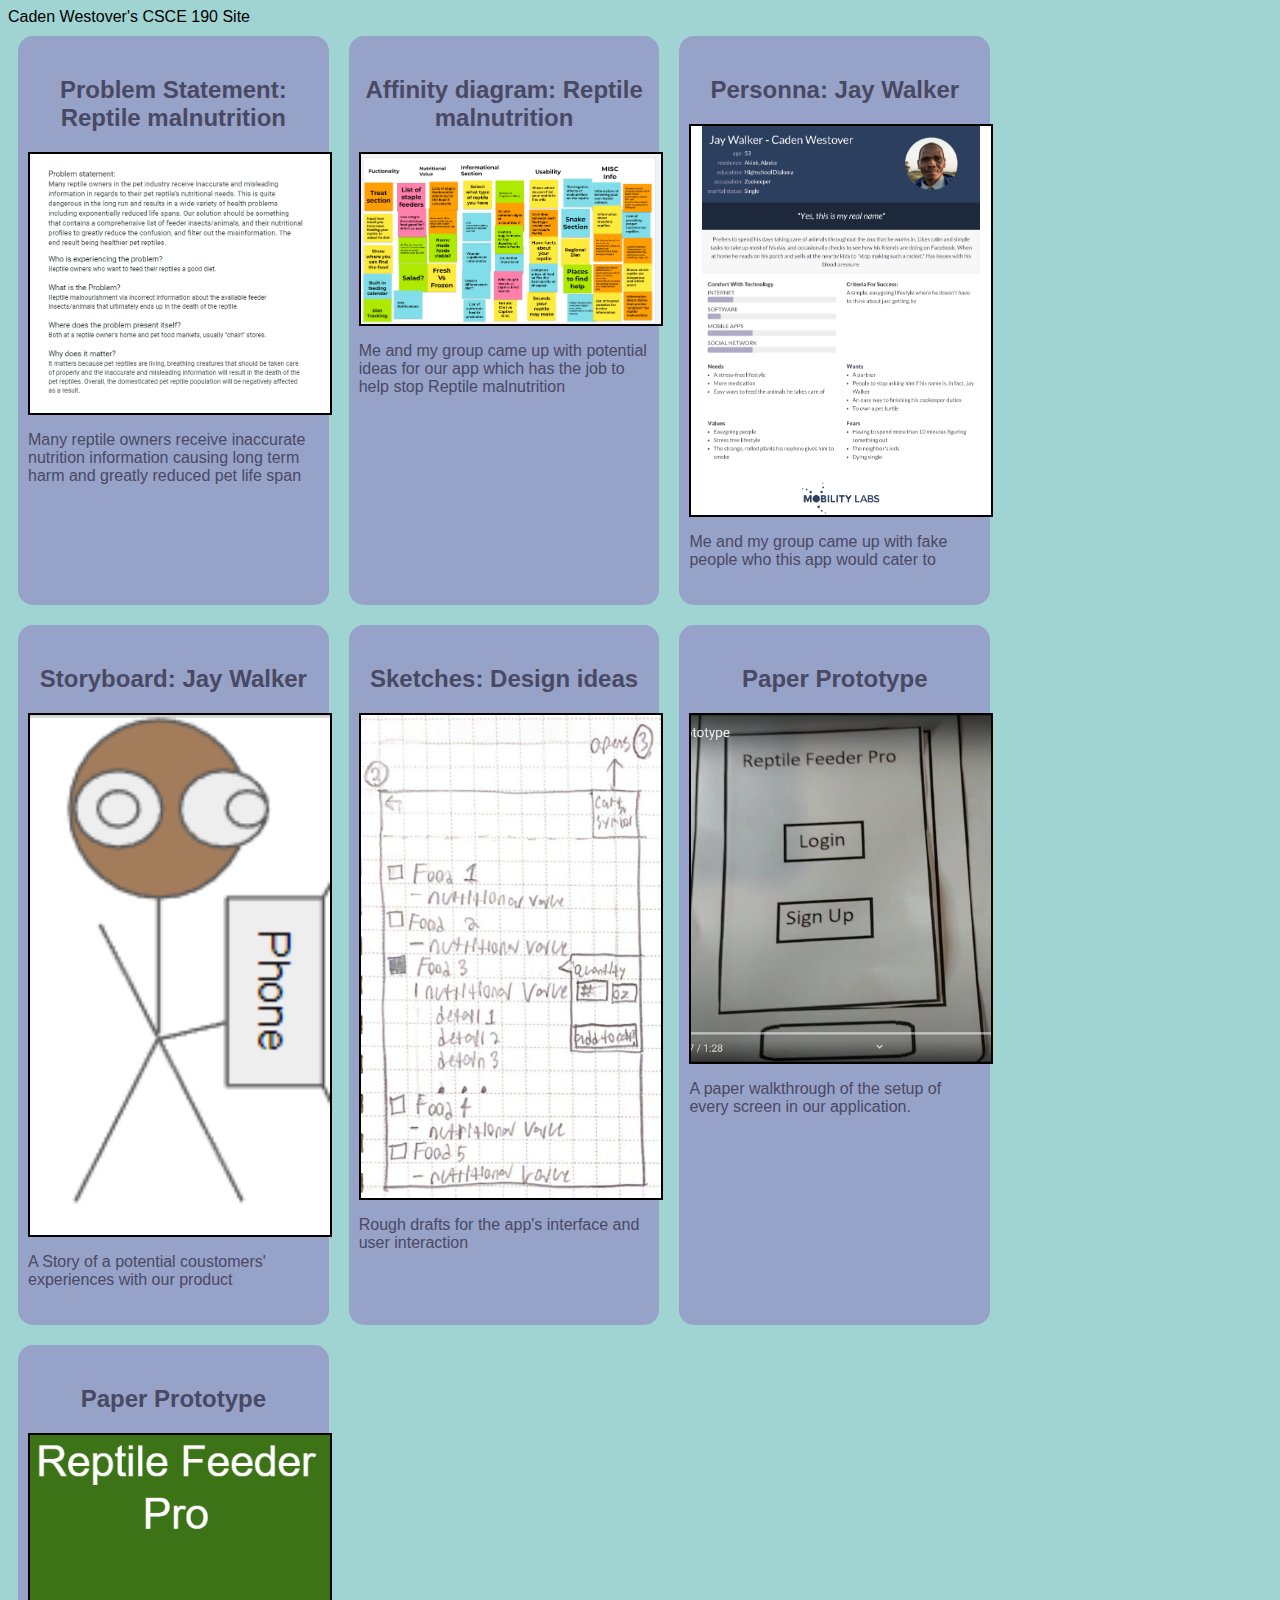
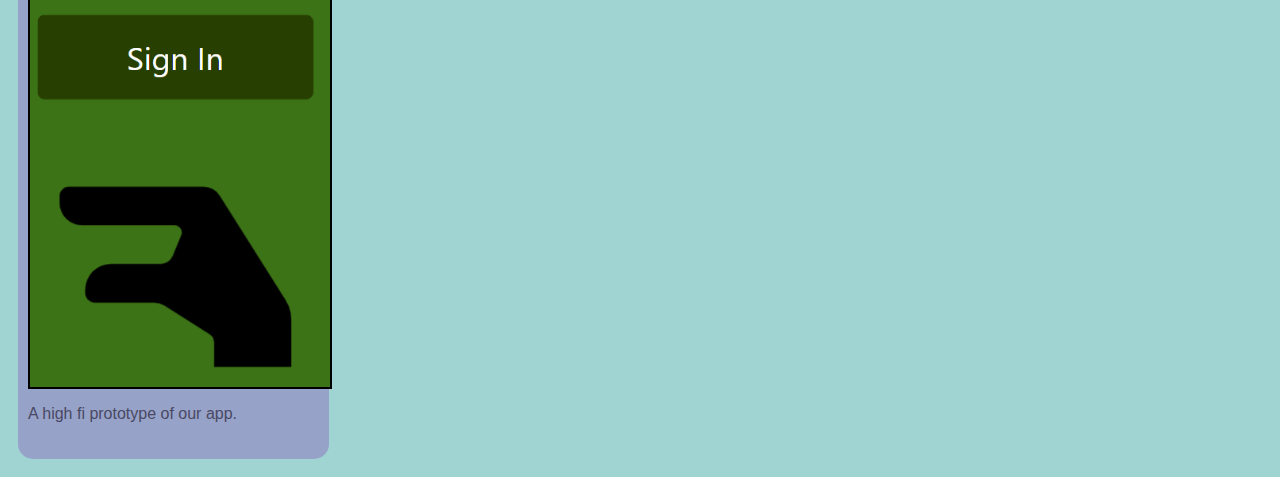
<file: index.html>
<!DOCTYPE html>
<html>
    <head>
        <title>CSCE 190: Caden Westover</title>
        <link rel="stylesheet" href="styles.css">
    </head>
    <body>
        <hl>Caden Westover's CSCE 190 Site</hl>
        
        <div class="assignments">

            <!--Problem Statement Assignment-->
            <section class="assignment">
            <a href="Files/problem_statement.pdf"><h2>Problem Statement: Reptile malnutrition</h2><a></a>
            <a href="Files/problem_statement.pdf"><img src="Images/problem-statement.PNG"><a>
            <section class="ass-details">
                <p>
                    Many reptile owners receive inaccurate nutrition information causing long term harm and greatly reduced pet life span
                </p>
            </section>
            </section>
            <!--Affinity Diagram Assignment-->
            <section class="assignment">
            <a href="Files/affinity_diagram.pdf"><h2>Affinity diagram: Reptile malnutrition</h2><a></a>
            <a href="Files/affinity_diagram.pdf"><img src="Images/affinity-diagram.PNG"><a>
            <section class="ass-details">
                <p>
                    Me and my group came up with potential ideas for our app which has the job to help stop Reptile malnutrition
                </p>
            </section>
            </section>
            <!--Personas Assignment-->
            <section class="assignment">
            <a href="Files/personas.pdf"><h2>Personna: Jay Walker</h2><a></a>
            <a href="Files/personas.pdf"><img src="Images/Personas.PNG"><a>
            <section class="ass-details">
                <p>
                    Me and my group came up with fake people who this app would cater to
                </p>
            </section>
            </section>
            <!--Storyboard Assignment-->
            <section class="assignment">
            <a href="Files/storyboard.pdf"><h2>Storyboard: Jay Walker</h2><a></a>
            <a href="Files/storyboard.pdf"><img src="Images/storyboard.PNG"><a>
            <section class="ass-details">
                <p>
                    A Story of a potential coustomers' experiences with our product
                </p>
            </section>
            </section>
            </section>
            <!--Sketches Assignment-->
            <section class="assignment">
            <a href="Files/sketches.pdf"><h2>Sketches: Design ideas</h2><a></a>
            <a href="Files/sketches.pdf"><img src="Images/sketches.PNG"><a>
            <section class="ass-details">
                <p>
                    Rough drafts for the app's interface and user interaction
                </p>
            </section>
            </section>
            <!--Prototype Assignment-->
            <section class="assignment">
            <a href="https://www.youtube.com/watch?v=VTLx-ZzdwPI&feature=youtu.be"><h2>Paper Prototype</h2><a>
            <a href="https://www.youtube.com/watch?v=VTLx-ZzdwPI&feature=youtu.be"><img src="Images/paper-prototype.PNG"><a>
            <section class="ass-details">
                <p>
                    A paper walkthrough of the setup of every screen in our application.
                </p>
            </section>
            </section>
            <!--Prototype Assignment-->
            <section class="assignment">
                <a href="Files/Gravitas Prototype-html/fullscreen.html"><h2>Paper Prototype</h2><a>
                <a href="Files/Gravitas Prototype-html/fullscreen.html"><img src="Images/prototype.PNG"><a>
                <section class="ass-details">
                    <p>
                        A high fi prototype of our app.
                    </p>
                </section>
                </section>
        </div>
    </body>
</html>
</file>
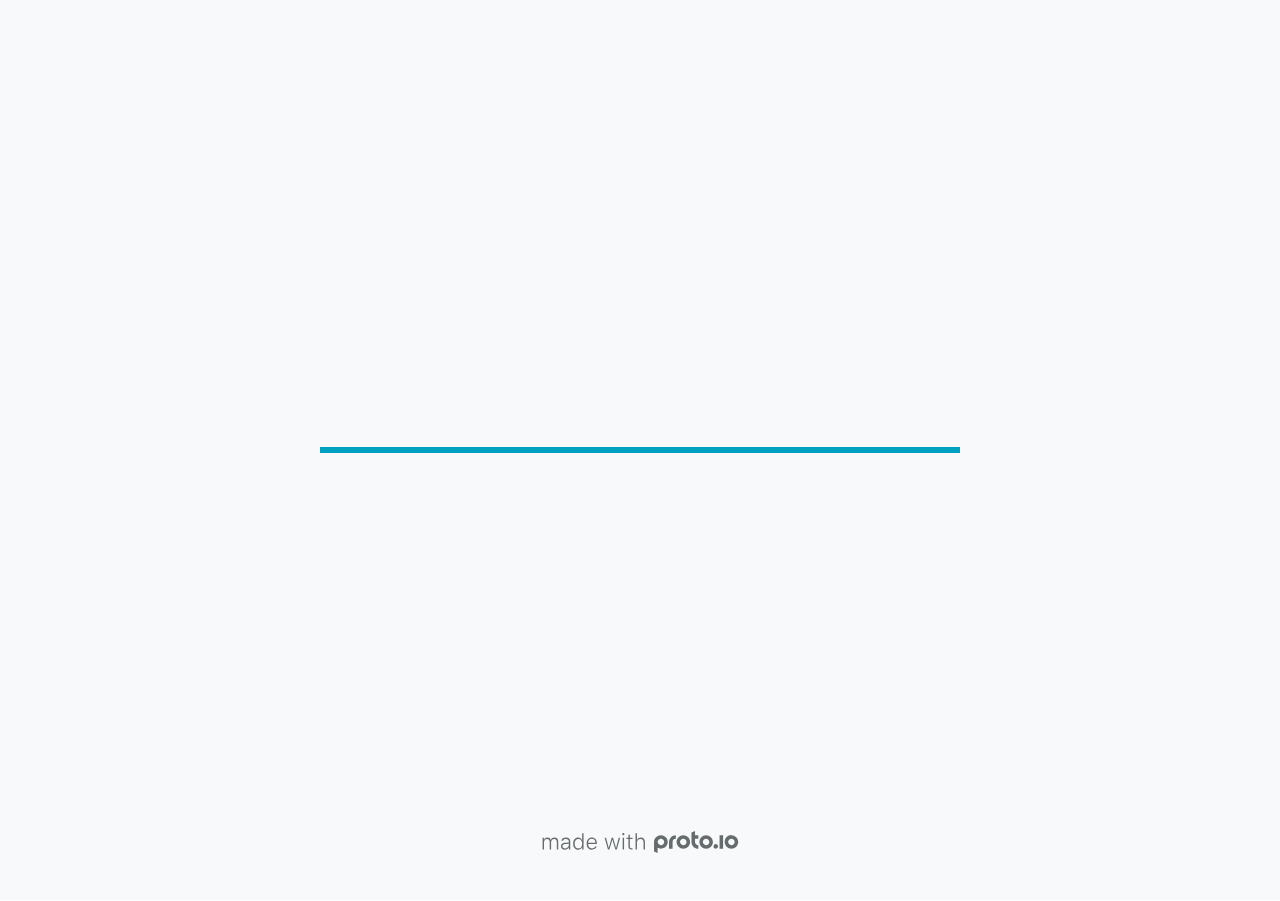
<file: Files/Gravitas Prototype-html/src/index.html>
<!DOCTYPE HTML>
	<head>

		<meta charset="utf-8">

		<title>Gravitas Prototype - Proto.io</title>

		
			<meta name="HandheldFriendly" content="True">
			<meta name="MobileOptimized" content="390"> 

			
			
			
			<meta name="viewport" content="minimum-scale=1.00, maximum-scale=1.00, initial-scale=1.00, user-scalable=no, shrink-to-fit=no" />

			
				<meta name="apple-mobile-web-app-capable" content="yes" />
				<meta name="apple-mobile-web-app-status-bar-style" content="black-translucent" />
			

			<meta name="format-detection" content="telephone=no">


			

            
            <link rel="icon" sizes="192x192" href="./src/assets/branding/android-icon-hires.png">
            <link rel="icon" sizes="128x128" href="./src/assets/branding/android-icon.png">

            
            <link href="./src/assets/branding/apple-touch-icon-retina180.png" sizes="180x180" rel="apple-touch-icon">

            
            <link href="./src/assets/branding/apple-touch-icon-retina.png" sizes="114x114" rel="apple-touch-icon">

            
            <link href="./src/assets/branding/apple-touch-icon.png" sizes="57x57" rel="apple-touch-icon">

            
            <link href="./src/assets/branding/startup.png" media="(device-width: 320px)" rel="apple-touch-startup-image">

            
            <link href="./src/assets/branding/startup-retina.png" media="(device-width: 320px) and (device-height: 480px) and (-webkit-device-pixel-ratio: 2)" rel="apple-touch-startup-image">

            
            <link href="./src/assets/branding/startup-568.png" media="(device-width: 320px) and (device-height: 568px) and (-webkit-device-pixel-ratio: 2)" rel="apple-touch-startup-image">

            
            <link href="./src/assets/branding/startup-retina-6.png" media="(device-width: 375px) and (device-height: 667px) and (orientation: portrait) and (-webkit-device-pixel-ratio: 2)" rel="apple-touch-startup-image">

            
            <link href="./src/assets/branding/startup-retina-6plus.png" media="(device-width: 414px) and (device-height: 736px) and (orientation: portrait) and (-webkit-device-pixel-ratio: 3)" rel="apple-touch-startup-image">

            
            <link href="./src/assets/branding/startup-retina-6plus-landscape.png" media="(device-width: 414px) and (device-height: 736px) and (orientation: landscape) and (-webkit-device-pixel-ratio: 3)" rel="apple-touch-startup-image">

            
            <link href="./src/assets/branding/startup-ipad.png" media="(device-width: 768px) and (orientation: portrait)" rel="apple-touch-startup-image">

            
            <link href="./src/assets/branding/startup-ipad-landscape.png" media="(device-width: 768px) and (orientation: landscape)" rel="apple-touch-startup-image">

            
            <link href="./src/assets/branding/startup-ipad-retina.png" media="(device-width: 768px) and (orientation: portrait) and (-webkit-device-pixel-ratio: 2)" rel="apple-touch-startup-image">

            
            <link href="./src/assets/branding/startup-ipad-landscape-retina.png" media="(device-width: 768px) and (orientation: landscape) and (-webkit-device-pixel-ratio: 2)" rel="apple-touch-startup-image">

            
            <link href="./src/assets/branding/startup-ipad-pro.png" media="(device-width: 1024px) and (orientation: portrait) and (-webkit-device-pixel-ratio: 2)" rel="apple-touch-startup-image">

            
            <link href="./src/assets/branding/startup-ipad-pro-landscape.png" media="(device-width: 1024px) and (orientation: landscape) and (-webkit-device-pixel-ratio: 2)" rel="apple-touch-startup-image">

			<meta http-equiv="cleartype" content="on"> 


			 
		    <script type="text/javascript" src="./scripts/plugins/jquery/jquery.js"></script>

			
				<link rel="stylesheet" href="./stylesheets/player-export.css" />
				<script type="text/javascript" src="./scripts/player-export.js"></script>
			

			
			<script type="text/javascript" src="./libraries/common/components.js"></script> 
			<link type="text/css" rel="Stylesheet" href="./libraries/common/components.1.00.css" /> 

			
					<script type="text/javascript" src="./libraries/metro/components.js"></script> 
					<link type="text/css" rel="Stylesheet" href="./libraries/metro/components.1.00.css" /> 
				
					<script type="text/javascript" src="./libraries/ios7/components.js"></script> 
					<link type="text/css" rel="Stylesheet" href="./libraries/ios7/components.1.00.css" /> 
				
					<script type="text/javascript" src="./libraries/ios9/components.js"></script> 
					<link type="text/css" rel="Stylesheet" href="./libraries/ios9/components.1.00.css" /> 
				
				<script type="text/javascript" src="./data/data.js"></script> 
			
					<script type="text/javascript" src="./scripts/plugins/lottie/lottie.min.js"></script> 
					<script type="text/javascript" src="./bodymovin/bodymovinAnimations.js"></script> 

		<style>
			body { width: 390px; height: 844px; }
			.landscape, .landscape .prx-page { min-height: 390px; }
			.portrait, .portrait .prx-page { min-height: 844px; }
		</style>

		<script type="text/javascript">

			prx.ver = '6.8.11.0';
			prx.url.account = 'https://cadenwestover.proto.io';
			prx.url.staticassets = 'https://gal.proto.io';
			prx.url.devices = 'https://dteyv52hbg2at.cloudfront.net/devices';
			prx.url.static = 'https://dteyv52hbg2at.cloudfront.net';
			prx.url.siteurl = 'proto.io';
			prx.url.crossmsg = 'https://cadenwestover.proto.io';

			prx.nodejsassetsserver = {};
			prx.nodejsassetsserver.host = ".proto.io";
			prx.nodejsassetsserver.subdomainprefix = "https://a3";
			prx.nodejsassetsserver.maxsubdomains = "20";

			prx.device_library = 'ios9';
			prx.devices[prx.device] = {
				name: prx.device
				,defaultOrientation: 'portrait'
				,portrait_applies: 1 //new
				,portrait: [390,844]
				,landscape_applies: 1 //new
				,landscape: [844,390]
				,allow_orientation_change: 1 //new
				,statusbar_skin: 'default' // new
				,statusbarheightportrait: 0
				,statusbarheightlandscape: 0
				,navigationbar_skin: 'default' //new
				,navigationbarheightportrait: 0
				,navigationbarheightlandscape: 0
				,normalportrait: [390,844]
				,normallandscape: [844,390]
				,device_s3bucket: 'd745dfc1-3990-4cd7-b321-932497072f14'
				,dpr: '1.00'
				,deviceType: "iphone13"
                ,showiPhoneXNotch: false
                ,hasCustomSkinNotch: false
				,appleWatchRoundedCorners: false
				,scrollType: "default"
				,initialscale: 1.00
				,targetdensitydpi: "device-dpi"
			}
			// save a copy of the device in the player state
			prx.currentPlayerStatus.projectDevice = prx.toolbox.clone(prx.devices[prx.device]);
			prx.currentPlayerStatus.targetDevice = {"ISANDROIDTABLET":0,"ISIPOD":0,"ISCHROME":0,"ISIOS":1,"ISMSIE":0,"ISMOZILLA":0,"isAndroid-Pad":0,"ISOPERA":0,"ISWEBKIT":0,"SOSVERSION":{"CBUILDVER":"","CMAJORVER":"","CMINORVER":"","CTEXT":"","IMINORVER":0,"IMAJORVER":0,"IBUILDVER":0},"ISIPAD":0,"ISMOBILE":1,"ISSAFARI":0,"ISIPHONE":1,"ISWINDOWS":0,"ISWINDOWSTOUCH":0,"ISDEVICE":1,"ISANDROID":0,"ISCUSTOM":0};
			prx.releaseChannel = 'stable';

			prx.projectsettings.id = '2b2f5f1a-6f4e-4a61-b196-224c3a1b8ec1';
			prx.projectsettings.s3b = 'cadenwestover-1384777-a84d8d1c-f060-93a2-297e7acd2abedcc0';
			prx.projectsettings.account = 'cadenwestover';
			prx.projectsettings.statusbar = '0'; 
			prx.projectsettings.statusbarapplies = '0';
			prx.projectsettings.navigationbar = '0';
			prx.projectsettings.navigationbarapplies = '0';
			prx.projectsettings.initialpageid = -1;
			
			
			prx.projectsettings.flashactions = 1;
			prx.projectsettings.gatrackingcode = '';

			prx.export2html = '1' == true;
			prx.mobPlayer = 0;

			prx.user.country = 'US';

			prx.s3Links = []; 
			var sLinkedAssets = [];
			

			prx.csrf_token = 'B5FD76FEA9A5516B67075767AF3236DD4FF9ED137E9AA9FBDFB44B9606521F78';

            

            
                            prx.assetsAccessToken = "eyJ0eXAiOiJKV1QiLCJhbGciOiJIUzI1NiJ9.eyJkIjp7InVpZCI6Ii0xIiwicHJvamVjdF9pZCI6IjJiMmY1ZjFhLTZmNGUtNGE2MS1iMTk2LTIyNGMzYTFiOGVjMSJ9LCJ2IjowLCJleHAiOjE2Njg4Mzc1MzgsImlhdCI6MTY2ODY1NzUzOH0.sNOvv86_0LzLxoa6dSah6NUQU5PjUwJH7CDxQHwMv2s";

			prx.iniPlayer.iniPreLoad();

		</script>
	</head>

	

			<body class="player device-cursor-touch mobile-device-true " " id="mbd" >

				
				<div id="window-wrapper">
					<div id="dragarea"></div>
					<div id="statusbar"></div>
					<div id="underlay" style=""></div>

					<div class="prx-page" data-role="page" id="p-1" data-id="1"></div>
					
								<div class="prx-page" data-role="page" id="p-2" data-id="2"></div>
							
								<div class="prx-page" data-role="page" id="p-3" data-id="3"></div>
							
								<div class="prx-page" data-role="page" id="p-4" data-id="4"></div>
							
								<div class="prx-page" data-role="page" id="p-5" data-id="5"></div>
							
								<div class="prx-page" data-role="page" id="p-6" data-id="6"></div>
							
								<div class="prx-page" data-role="page" id="p-7" data-id="7"></div>
							
								<div class="prx-page" data-role="page" id="p-8" data-id="8"></div>
							
								<div class="prx-page" data-role="page" id="p-9" data-id="9"></div>
							
								<div class="prx-page" data-role="page" id="p-10" data-id="10"></div>
							
					<div id="navigationbar"></div>
					<div id="overlay"></div>
					<div id="trash"></div>
					<div id="quick-audios"></div>
				</div>

				 
			<div id="loader-wrapper">
				
				<div class="progress">
					<div class="progress-bar"></div>
				</div>
				<div id="poweredby"></div>
			</div>
			


			</body>
		

</html>
</file>
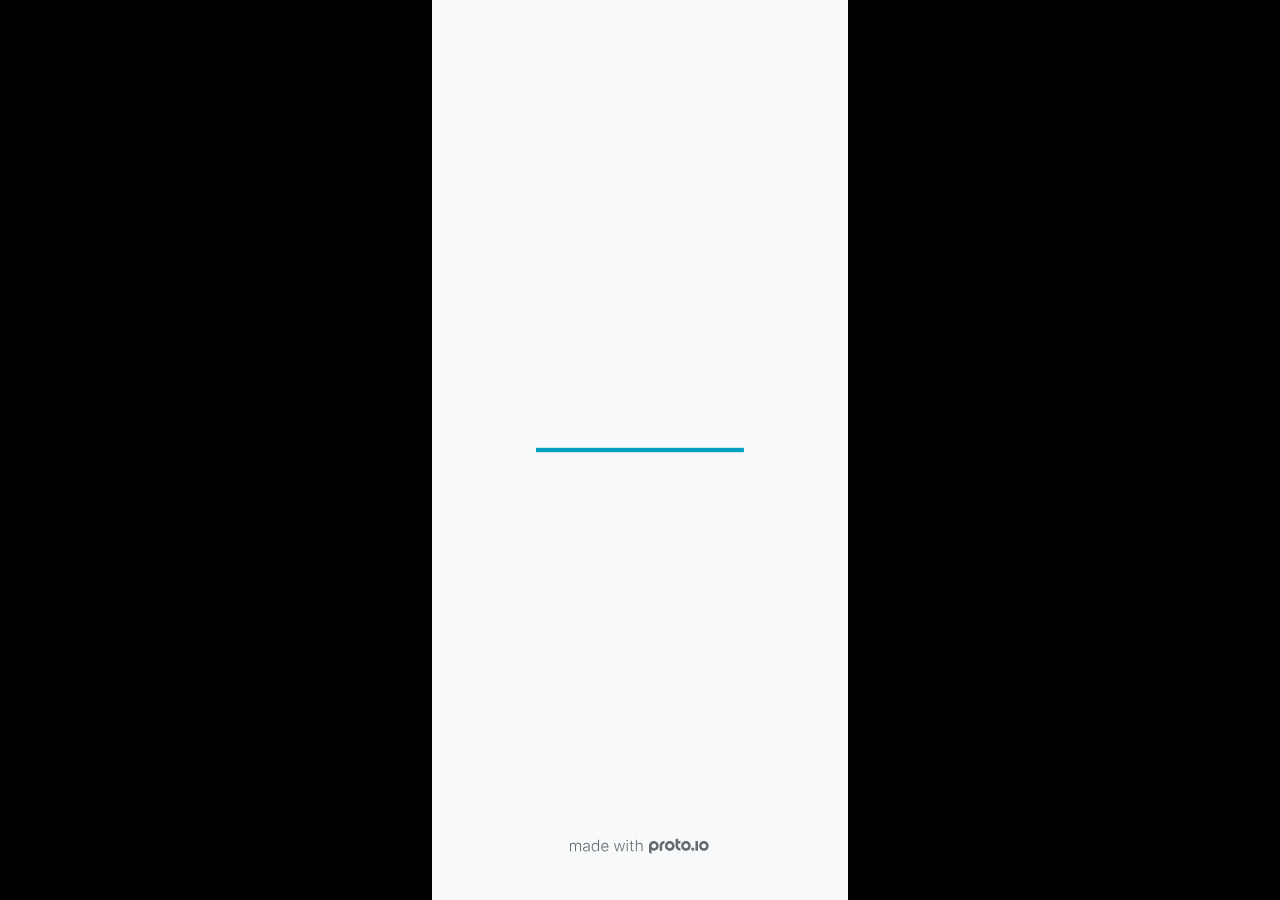
<file: Files/Gravitas Prototype-html/fullscreen.html>
<!DOCTYPE HTML>
	<head>
		<meta charset="utf-8">

        
			<meta name="HandheldFriendly" content="True">
			<meta name="MobileOptimized" content="390"> 

			
			
			
			<meta name="viewport" content="minimum-scale=1, maximum-scale=1, initial-scale=1, user-scalable=no, shrink-to-fit=no" />

			
				<meta name="apple-mobile-web-app-capable" content="yes" />
				<meta name="apple-mobile-web-app-status-bar-style" content="black-translucent" />
			

			<meta name="format-detection" content="telephone=no">


			

            
            <link rel="icon" sizes="192x192" href="./src/assets/branding/android-icon-hires.png">
            <link rel="icon" sizes="128x128" href="./src/assets/branding/android-icon.png">

            
            <link href="./src/assets/branding/apple-touch-icon-retina180.png" sizes="180x180" rel="apple-touch-icon">

            
            <link href="./src/assets/branding/apple-touch-icon-retina.png" sizes="114x114" rel="apple-touch-icon">

            
            <link href="./src/assets/branding/apple-touch-icon.png" sizes="57x57" rel="apple-touch-icon">

            
            <link href="./src/assets/branding/startup.png" media="(device-width: 320px)" rel="apple-touch-startup-image">

            
            <link href="./src/assets/branding/startup-retina.png" media="(device-width: 320px) and (device-height: 480px) and (-webkit-device-pixel-ratio: 2)" rel="apple-touch-startup-image">

            
            <link href="./src/assets/branding/startup-568.png" media="(device-width: 320px) and (device-height: 568px) and (-webkit-device-pixel-ratio: 2)" rel="apple-touch-startup-image">

            
            <link href="./src/assets/branding/startup-retina-6.png" media="(device-width: 375px) and (device-height: 667px) and (orientation: portrait) and (-webkit-device-pixel-ratio: 2)" rel="apple-touch-startup-image">

            
            <link href="./src/assets/branding/startup-retina-6plus.png" media="(device-width: 414px) and (device-height: 736px) and (orientation: portrait) and (-webkit-device-pixel-ratio: 3)" rel="apple-touch-startup-image">

            
            <link href="./src/assets/branding/startup-retina-6plus-landscape.png" media="(device-width: 414px) and (device-height: 736px) and (orientation: landscape) and (-webkit-device-pixel-ratio: 3)" rel="apple-touch-startup-image">

            
            <link href="./src/assets/branding/startup-ipad.png" media="(device-width: 768px) and (orientation: portrait)" rel="apple-touch-startup-image">

            
            <link href="./src/assets/branding/startup-ipad-landscape.png" media="(device-width: 768px) and (orientation: landscape)" rel="apple-touch-startup-image">

            
            <link href="./src/assets/branding/startup-ipad-retina.png" media="(device-width: 768px) and (orientation: portrait) and (-webkit-device-pixel-ratio: 2)" rel="apple-touch-startup-image">

            
            <link href="./src/assets/branding/startup-ipad-landscape-retina.png" media="(device-width: 768px) and (orientation: landscape) and (-webkit-device-pixel-ratio: 2)" rel="apple-touch-startup-image">

            
            <link href="./src/assets/branding/startup-ipad-pro.png" media="(device-width: 1024px) and (orientation: portrait) and (-webkit-device-pixel-ratio: 2)" rel="apple-touch-startup-image">

            
            <link href="./src/assets/branding/startup-ipad-pro-landscape.png" media="(device-width: 1024px) and (orientation: landscape) and (-webkit-device-pixel-ratio: 2)" rel="apple-touch-startup-image">

			<meta http-equiv="cleartype" content="on"> 


			

		<title>Gravitas Prototype - Proto.io player</title>

		
				<link type="text/css" rel="stylesheet" href="./src/stylesheets/preview-letterbox-min.css">
				<script type="text/javascript" src="./src/scripts/preview-letterbox-min.js"></script>
			

		<script type="text/javascript">
			var prx = window.prx || {};
			prx.letterboxmode = true;
			prx.orientation = 'portrait';
			prx.orientations = {};
			prx.orientations.portrait = 1;
			prx.orientations.landscape = 1;
			prx.project = {};
			prx.project.id = '2b2f5f1a-6f4e-4a61-b196-224c3a1b8ec1';
			prx.project.title = 'Gravitas Prototype';
			prx.project.version = 0;
			prx.project.livepreview = 0;
			prx.project.account = "cadenwestover";
			prx.activePage = {};
			
				prx.user = false;
			
			prx.flashactions = 1;

			prx.device_library = 'ios9';
			prx.device = {
					name: prx.device
					,caption: "iPhone 13"
					,defaultOrientation: 'portrait'
					,portrait_applies: 1 //new
					,portrait: [390,844]
					,landscape_applies: 1 //new
					,landscape: [844,390]
					,allow_orientation_change: 1 && 1 //new

			}

			prx.url.crossmsg = 'https://cadenwestover.proto.io';
			prx.ver = '6.8.11.0';
			prx.exitFullScreenUrl = 'https://cadenwestover.proto.io/player/index.cfm?id=2b2f5f1a-6f4e-4a61-b196-224c3a1b8ec1';
			prx.openURL = '';
			prx.downloadURL = '';

			
		</script>

		

	</head>

	<body>

		
				<iframe id="pio-playerframe" src="./src/index.html" scrolling="NO" style="width: 390px; height: 844px;" webkitAllowFullScreen mozallowfullscreen allowFullScreen allowvr allow="autoplay"></iframe>
				
						<script type="text/javascript">
							// remove parameter from address bar immediately if no changes
							let url = new URL(window.location.href);
							url.searchParams.delete('hc');
							url.searchParams.delete('ap');
							window.history.replaceState({}, document.title, url.toString());
						</script>
					
	</body>

</html>
</file>
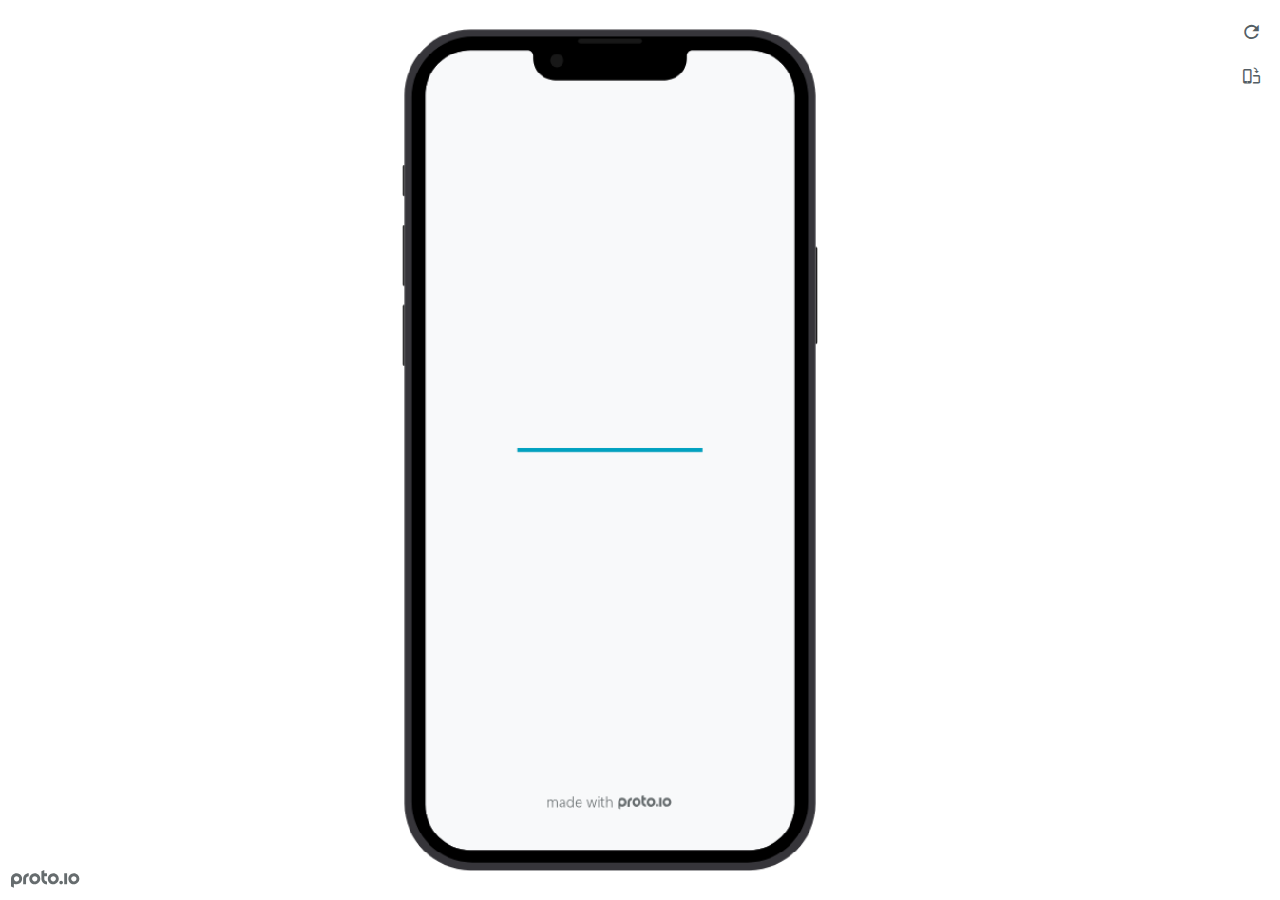
<file: Files/Gravitas Prototype-html/preview.html>
<!DOCTYPE HTML>
    <head>
    <meta charset="utf-8">

    <title>Gravitas Prototype - Proto.io player</title>

    
				<link type="text/css" rel="stylesheet" href="./src/stylesheets/preview-export-min.css">
				<script type="text/javascript" src="./src/scripts/preview-export-min.js"></script>
			

    <script type="text/javascript">
        var prx = window.prx || {};
        prx.orientation = 'portrait';
        prx.orientations = {};
        prx.orientations.portrait = 1;
        prx.orientations.landscape = 1;
        prx.project = {};
        prx.project.id = '2b2f5f1a-6f4e-4a61-b196-224c3a1b8ec1';
        prx.project.title = 'Gravitas Prototype';
        prx.project.version = 0;
        prx.project.livepreview = 0;
        prx.project.account = "cadenwestover";
        prx.activePage = {};
        prx.usercountry = "us";
        
            prx.user = false;
        
        prx.skin = 'apple-phone-iphone13_13pro-1';
        prx.ver = '6.8.11.0';
        //prx.flashactions = 1;
		prx.flashactions = 1; //we are not using the DB value anymore

        prx.nodejsassetsserver = {};
        prx.nodejsassetsserver.host = ".proto.io";
        prx.nodejsassetsserver.subdomainprefix = "https://a3";
        prx.nodejsassetsserver.maxsubdomains = "20";
        prx.account = "cadenwestover";
        prx.browserShowScreenshots = 'true';
        prx.url.crossmsg = 'https://cadenwestover.proto.io';
        prx.playerUrl = 'https://cadenwestover.proto.io/player/';
        prx.fullScreenUrl = 'https://cadenwestover.proto.io/player/fullscreen/index.cfm?id=2b2f5f1a-6f4e-4a61-b196-224c3a1b8ec1';
        prx.spaces = false;
        prx.csrf_token = '36B4FE7D35A5CEBC8FB674136064BEC3DF717B0ECA751CECF39BE78A59F2D2A3';

        prx.bShowPlayerBetaPrompt = false;

        

    </script>

    

</head>


<body style="background-color:#FFFFFF">

    

    <div class="page-sidebar">
        
        <div class="sidebar-action-buttons">

            
                <span class="header-action-button player-icon-reload embed-icon-reload" id="refresh-preview">
                    <span class="tooltip">Refresh preview</span>
                </span>
                
                    <span  class="header-action-button player-icon-rotate embed-icon-rotate" id="change-orientation">
                        <span class="tooltip">Change orientation</span>
                    </span>
                

            <div class="header-action-button player-icon-enter-fullscreen-mode-icon" id="go-fullscreen">
                <span class="tooltip">Go full screen</span>
            </div>
        </div>

    </div>

    <div id="maincontent" class="portrait">

        <div id="shortcut-pressed-outer">
            <div id="shortcut-pressed"></div>
        </div>
        

			<div class="frame_generic">
				
				<div class="body_generic skin_apple-phone-iphone13_13pro-1 skin-wrapper skin-os-apple skin-device-phone skin-model-iphone13_13pro skin-size-1 skin-color-black skin-orientation-portrait skin-dimensions-390-844">

					<div class="buttons top"></div>
					<div class="detail-top"></div>
					<div class="web-search"></div>
					<div class="buttons left"></div>

					<div class="body_generic_inner">
						
						<iframe id="pio-playerframe" src="./src/index.html" scrolling="NO" style="width: 390px; height: 844px;" webkitAllowFullScreen mozallowfullscreen allowFullScreen allowvr allow="autoplay"></iframe>
						
                                <script type="text/javascript">
                                    // remove parameter from address bar immediately if no changes
                                    let url = new URL(window.location.href);
                                    url.searchParams.delete('hc');
									url.searchParams.delete('ap');
                                    window.history.replaceState({}, document.title, url.toString());
                                </script>
                            
					</div>

					<div class="buttons right"></div>
					<div class="detail-bottom"></div>
				</div>
				
			</div>
		
    </div>

    

    
            <div id="branding"></div>
        
</body>


<script type="text/javascript">
    
</script>
</html>
</file>
<file: styles.css>
body{
    background:#9FD4D3;
    font-family: Arial, Helvetica, sans-serif;
}

.assignments{
    display:flex;
    flex-wrap:wrap;
}

.assignment {
    width:23%;
    padding:20px 10px;
    margin: 10px;
    background: #97A2C9;
    border-radius: 15px;
}

.assignment img {
    width:300px;
    margin:10px;
    border:2px solid black;
    display:block;
    margin:auto;
}
.assignment img:hover{
    border:2px solid #A68372;
}

hl{
    color: black;
    text-align:center;
}
h2{
    text-align: center;
}

a {
    text-decoration: none;
    color: #494963;
}
</file>
<file: Files/Gravitas Prototype-html/src/stylesheets/player-export.css>
/*!
 * 
 *                                                                       
 *                              ::;;;;                                   
 *    ::,,,,::    ::,,  ,,,,::::::11ii::,,::,,,,::      ::::,,::,,,,::   
 *  ,,111111ii,,::1111::111111ii::111111::111111ii,,    ii11,,ii111111,, 
 *  11ii::;;11;;ii11::iiii::;;11;;11ii::ii11::::11ii    ii11;;11;;::ii11 
 *  11;;  ::11ii11;;::11ii  ::11ii11ii,,iiii..  iiii    ii11;;11::  ;;11 
 *  1111;;ii11;;11;;,,ii11::ii11;;ii11;;;;11;;;;11;;;;;;ii11::11ii;;11ii 
 *  11111111;;::11;;  ::ii1111;;  ::ii11::ii1111ii::11ii;;11,,;;1111ii:: 
 *  11;;,,::  ,,::,,      ::,,        ::::  ::::    ,,,,::::    ::,,     
 *  ;;;;                                                                 
 *                                                                       
 *  Build: 11/8/2022, 10:20:15 AM
 */

/*!
 * Waves v0.5.5
 * http://fian.my.id/Waves
 *
 * Copyright 2014 Alfiana E. Sibuea and other contributors
 * Released under the MIT license
 * https://github.com/fians/Waves/blob/master/LICENSE
 */.mask-inner{position:relative;background-size:100% 100%;background-repeat:no-repeat}.mask-inner .mask-inner{transform:none!important}.mask-border .mborder,.mask-filter{height:100%;width:100%}.mask-border .mborder{border:1px solid hsla(0,0%,100%,.8);position:absolute;pointer-events:none}.mask-border .area-border{border:1px solid #00a1c0;left:0;top:0;position:absolute;transform-origin:0 0;box-sizing:border-box}.mask-border .mask-radius{width:100%;height:100%;overflow:hidden;position:absolute}.mask-border .mask-radius .mask-radius-border{position:relative;width:100%;height:100%;border:1px solid hsla(0,0%,100%,.8)}.mask-border.hide-handles .prx-resizable-handle{opacity:0;pointer-events:none!important}.mask-border.hide-handles .area-border{border:1px dashed #b4bcbf}.mask-wrapper{overflow:hidden;height:100%;pointer-events:none}.mask-wrapper.borderPos-inside{box-sizing:border-box}.mask-wrapper.borderPos-outside{width:100%;height:100%}.mask-wrapper.borderPos-outside .mask-inner{box-sizing:content-box}.mask-edit-mode-handles{pointer-events:none}.mask-edit-mode-handles.hide-handles .prx-resizable-handle,.mask-edit-mode-handles.hide-handles .prx-rotate-handle{opacity:0;pointer-events:none!important}.mask-edit-mode-handles.hide-handles .xborder{border-color:#b4bcbf!important}abbr,address,article,aside,audio,b,blockquote,body,caption,cite,code,dd,del,dfn,div,dl,dt,em,fieldset,figure,footer,form,h1,h2,h3,h4,h5,h6,header,hgroup,html,i,iframe,img,ins,kbd,label,legend,li,mark,menu,nav,object,ol,p,pre,q,samp,section,small,span,strong,sub,sup,table,tbody,td,tfoot,th,thead,time,tr,ul,var,video{margin:0;padding:0;border:0;outline:0;font-size:100%;background:transparent}article,aside,details,figcaption,figure,footer,header,hgroup,nav,section{display:block}audio,canvas,video{display:inline-block;*display:inline;*zoom:1}[hidden],audio:not([controls]){display:none}html{font-size:100%;-webkit-text-size-adjust:100%;-ms-text-size-adjust:100%}body{margin:0;font-size:13px}body,button,input,select,textarea{font-family:sans-serif;color:#222}a{color:#00e}a:visited{color:#551a8b}a:hover{color:#06e}a:focus{outline:thin dotted}a:active,a:hover{outline:0}abbr[title]{border-bottom:1px dotted}b,strong{font-weight:700}blockquote{margin:1em 40px}dfn{font-style:italic}hr{display:block;height:1px;border:0;border-top:1px solid #ccc;margin:1em 0;padding:0}ins{background:#ff9;text-decoration:none}ins,mark{color:#000}mark{background:#ff0;font-style:italic;font-weight:700}code,kbd,pre,samp{font-family:monospace,serif;_font-family:courier new,monospace;font-size:1em}pre{white-space:pre;white-space:pre-wrap;word-wrap:break-word}q{quotes:none}q:after,q:before{content:"";content:none}small{font-size:85%}sub,sup{font-size:75%;line-height:0;position:relative;vertical-align:baseline}sup{top:-.5em}sub{bottom:-.25em}ol,ul{margin:1em 0;padding:0 0 0 40px}dd{margin:0 0 0 40px}nav ol,nav ul{list-style:none;list-style-image:none;margin:0;padding:0}img{border:0;-ms-interpolation-mode:bicubic}svg:not(:root){overflow:hidden}figure,form{margin:0}fieldset{margin:0}fieldset,legend{border:0;padding:0}legend{*margin-left:-7px}button,input,select,textarea{font-size:100%;margin:0;vertical-align:baseline;*vertical-align:middle}button,input{line-height:normal;*overflow:visible}table button,table input{*overflow:auto}[role=button],button,input[type=button],input[type=reset],input[type=submit]{-webkit-appearance:button}input[type=checkbox],input[type=radio]{box-sizing:border-box;padding:0}input[type=search]{-webkit-appearance:textfield;-moz-box-sizing:content-box;-webkit-box-sizing:content-box;box-sizing:content-box}input[type=search]::-webkit-search-decoration{-webkit-appearance:none}button::-moz-focus-inner{border:0;padding:0}textarea{overflow:auto;vertical-align:top;resize:vertical}input:invalid,textarea:invalid{background-color:#f0dddd}table{border-collapse:collapse;border-spacing:0}td{vertical-align:top}.nocallout{-webkit-touch-callout:none}textarea[contenteditable]{-webkit-appearance:none}.gifhidden{position:absolute;left:-100%}.ir{display:block;border:0;text-indent:-999em;overflow:hidden;background-color:transparent;background-repeat:no-repeat;text-align:left;direction:ltr}.ir br{display:none}.hidden{display:none!important;visibility:hidden}.visuallyhidden{border:0;clip:rect(0 0 0 0);height:1px;margin:-1px;overflow:hidden;padding:0;position:absolute;width:1px}.visuallyhidden.focusable:active,.visuallyhidden.focusable:focus{clip:auto;height:auto;margin:0;overflow:visible;position:static;width:auto}.invisible{visibility:hidden}.clearfix:after,.clearfix:before{content:"";display:table}.clearfix:after{clear:both}.clearfix{*zoom:1}@media print{*{background:transparent!important;color:#000!important;text-shadow:none!important;filter:none!important;-ms-filter:none!important}a,a:visited{text-decoration:underline}a[href]:after{content:" (" attr(href) ")"}abbr[title]:after{content:" (" attr(title) ")"}.ir a:after,a[href^="#"]:after,a[href^="javascript:"]:after{content:""}blockquote,pre{border:1px solid #999;page-break-inside:avoid}thead{display:table-header-group}img,tr{page-break-inside:avoid}img{max-width:100%!important}@page{margin:.5cm}h2,h3,p{orphans:3;widows:3}h2,h3{page-break-after:avoid}}#eval-iframe{display:none}body{-webkit-appearance:none;-webkit-box-flex:1;-webkit-touch-callout:none;-webkit-tap-highlight-color:rgba(0,0,0,0)}*{-webkit-user-select:none;-khtml-user-select:none;-moz-user-select:-moz-none;-o-user-select:none;user-select:none}input,textarea{-webkit-user-select:text;-khtml-user-select:text;-moz-user-select:text;-o-user-select:text;user-select:text}#dragarea{font-family:Helvetica,Arial,sans-serif;text-align:left}.text{height:95%;overflow:auto}.wrap{overflow:hidden}.pos,.spos{position:absolute}.action-highlight{position:absolute;top:0;left:0;height:100%;width:100%;background:rgba(255,255,0,.5);background:rgba(64,208,255,.3);opacity:0;pointer-events:none;-webkit-transition:opacity .2s ease-in;transition:opacity .2s ease-in;border:2px solid #40c8f4;padding:3px;box-sizing:border-box}.action-highlight-simple-visible,.action-highlight-visible{opacity:1}#appModeNote{background-color:#333;border-top:5px solid #000;bottom:0;color:#f0f0f0;display:none;font-family:helvetica;left:0;padding:10px 0;position:fixed;text-align:center;width:100%}#appModeNote em{display:block;font-size:20px;font-weight:700;line-height:26px}#appModeNote span{display:block;font-size:14px;line-height:20px}.hidden{display:none}.prx-page.loadedFrom{display:block}.prx-page.loadedTo{z-index:999999}.prx-page.loadedTo-1{z-index:10000000}.prx-page.loadedTo-2{z-index:10000001}.prx-page.loadedTo-3{z-index:10000002}.prx-page.loadedTo-4{z-index:10000003}.prx-page.loadedTo-5{z-index:10000004}.prx-page.loadedTo-6{z-index:10000005}.prx-page.loadedTo-7{z-index:10000006}.prx-page.loadedTo-8{z-index:10000007}.prx-page.loadedTo-9{z-index:10000008}.prx-page.loadedTo-10{z-index:10000009}.prx-page.loadedTo-11{z-index:10000010}.prx-page.loadedTo-12{z-index:10000011}.prx-page.loadedTo-13{z-index:10000012}.prx-page.loadedTo-14{z-index:10000013}.prx-page.loadedTo-15{z-index:10000014}.prx-page.loadedTo-16{z-index:10000015}.prx-page.loadedTo-17{z-index:10000016}.prx-page.loadedTo-18{z-index:10000017}.prx-page.loadedTo-19{z-index:10000018}.prx-page.loadedTo-20{z-index:10000019}.prx-page.loadedTo-21{z-index:10000020}.prx-page.loadedTo-22{z-index:10000021}.prx-page.loadedTo-23{z-index:10000022}.prx-page.loadedTo-24{z-index:10000023}.prx-page.loadedTo-25{z-index:10000024}.prx-page.loadedTo-26{z-index:10000025}.prx-page.loadedTo-27{z-index:10000026}.prx-page.loadedTo-28{z-index:10000027}.prx-page.loadedTo-29{z-index:10000028}.prx-page.loadedTo-30{z-index:10000029}#navigationbar,#statusbar{background:transparent 0 0;display:block;width:100%;border:0;top:0;position:fixed;z-index:1}#loader-wrapper{background:#f8f9fa;height:100%;left:0;position:fixed;top:0;width:100%;z-index:99999;font-size:11px}#loader-wrapper .progress{position:absolute;top:50%;left:50%;transform:translate(-50%,-50%);-ms-transform:translate(-50%,-50%);-webkit-transform:translate(-50%,-50%);width:50%;height:4px;background-color:#ddd}#loader-wrapper .progress-bar{position:relative;width:0;height:4px;-webkit-transition:.4s linear;-moz-transition:.4s linear;-o-transition:.4s linear;transition:.4s linear;-webkit-transition-property:width,background-color;-moz-transition-property:width,background-color;-o-transition-property:width,background-color;transition-property:width,background-color}#loader-wrapper .progress-bar:before,.progress-bar:after{content:"";position:absolute;top:0;left:0;right:0}#loader-wrapper .progress-bar:before{bottom:0;background-color:#ddd}#loader-wrapper .progress-bar:after{z-index:2;bottom:0;background:#00a1c0}#loader-wrapper #app-icon{position:absolute;top:50%;left:50%;transform:translate(-50%,-150%);-ms-transform:translate(-50%,-150%);-webkit-transform:translate(-50%,-150%);width:114px;height:114px}#loader-wrapper #poweredby{position:absolute;bottom:5%;left:50%;transform:translate(-50%);-ms-transform:translate(-50%);-webkit-transform:translate(-50%);width:100%;height:16px;background-image:url(/images/player/player-logo.svg);background-repeat:no-repeat;background-position:top;background-size:auto 200%;z-index:99999}body{-moz-transition:opacity .3s linear;-o-transition:opacity .3s linear;-webkit-transition:opacity .3s linear;transition:opacity .3s linear}.reloading{background:#fff!important;opacity:0}@media (min-width:481px) and (max-width:1079px){#loader-wrapper .progress,#loader-wrapper .progress-bar{height:4px}}@media (min-width:1080px){#loader-wrapper #poweredby{height:24px}#loader-wrapper .progress,#loader-wrapper .progress-bar{height:6px}}@media (width:1280px) and (height:768px){#loader-wrapper .progress,#loader-wrapper .progress-bar{height:2px}}.pointer-events-none{pointer-events:none!important}body .prx-page{-webkit-trans1form:translate3d(0,0,0)}.prx-page .type-symbol .box{-w1ebkit-transform:translateZ(0)}html{background:transparent}body{background:#fff;overflow:hidden}body.mobile-device-true *{-webkit-text-size-adjust:100%}body.mobile-device-false *{-webkit-text-size-adjust:initial}#window-wrapper{width:100%;height:100%;overflow:hidden;position:relative}#dragarea{background:transparent;display:none}#overlay,#quick-audios,#trash,#underlay{position:absolute;top:0;left:0}#quick-audios,#trash{display:none}.visible{display:block!important}.iScrollHorizontalScrollbar,.iScrollVerticalScrollbar{z-index:auto!important}.overlay{position:fixed;left:0;right:0;bottom:0;top:0}.ui-mobile-viewport-transitioning,.ui-mobile-viewport-transitioning .prx-page{o1verflow:visible!important}.box[style*="z-index:0;"],.box[style*="z-index: 0;"]{z-index:auto!important}.box[data-mpoverlay="1"]{pos1ition:fixed}#temp-for-external-link{display:none}#dragarea,html{background:transparent!important}.hide{display:none!important}*{outline:none}.ghost-component,.ghost-component *,.ghost-component .box *{pointer-events:none!important}#statusbar{position:fixed!important}.prx-page{position:absolute;display:none}.prx-page.prx-page-active,.prx-page[class*=prx-page-transitioning-]{display:block}.prx-page[class*=prx-page-transitioning-]{overflow:hidden}.prx-page.prx-page-transitioning-overlay-in-source,.prx-page.prx-page-transitioning-overlay-out-target{overflow:visible}.prx-page.prx-page-below{z-index:10}.prx-page.prx-page-above{z-index:20}#overlay{z-index:30}.prx-page.prx-page-transition-flip,.prx-page.prx-page-transition-turn{-webkit-backface-visibility:hidden;-moz-backface-visibility:hidden;backface-visibility:hidden}.prx-page.prx-page-transition-turn{-webkit-transform:translateZ(0);-moz-transform:translateZ(0);-webkit-transform-origin:0 center;-moz-transform-origin:0 center;transform-origin:0 center;transform:translateZ(0)}.prx-page.prx-page-transition-flow:not(.prx-page-transition-flow-overlay),.prx-page.prx-page-transition-overlay-top{box-shadow:0 0 20px rgba(0,0,0,.4)}.prx-page-above.prx-page-transition-notificationInWatchOS{transition:background-color .45s ease-out}.prx-page-above.prx-page-transition-notificationInWatchOS.prx-page-transition-notificationInWatchOS-notification-in{background-color:transparent!important;transition:background-color 0s ease-out}.device-cursor-touch,.device-cursor-touch *{cursor:url(/images/player/touch-cursor-64.png) 32 32,default!important;cursor:-webkit-image-set(url("/images/player/touch-cursor-64.png") 1x,url("/images/player/touch-cursor-64@2x.png") 2x) 32 32,default!important}.device-cursor-web,.device-cursor-web *{cursor:default}.device-cursor-web .delayedtap,.device-cursor-web .delayedtap *,.device-cursor-web .interaction-click,.device-cursor-web .interaction-click *,.device-cursor-web .interaction-tap,.device-cursor-web .interaction-tap *,.device-cursor-web .release,.device-cursor-web .release *,.device-cursor-web .touch,.device-cursor-web .touch *{cursor:pointer;cursor:hand}.device-cursor-web [data-component-type=text]{cursor:default}.device-cursor-web .move,.device-cursor-web .move *{cursor:move}.device-cursor-web input,.device-cursor-web textarea{cursor:text}.do-chrome-fix #window-wrapper{-webkit-perspective:1}.do-chrome-fix .pos{-webkit-backface-visibility:hidden;-webkit-transform:translateZ(0)}.do-chrome-fix *{-w1ebkit-transform:translateZ(0) scale(1) scaleX(1) skew(0deg,0deg) skewX(0deg) skewY(0deg) rotateX(0deg) rotateY(0deg) rotate(0deg)}.do-chrome-fix.dont-do-chrome-fix #window-wrapper{-webkit-perspective:none}.do-chrome-fix.dont-do-chrome-fix .pos{-webkit-backface-visibility:visible;-webkit-transform:none}.prx-page-transitioning:not(.prx-page-transitioning-overlay-in-source):not(.loadedFrom) [data-mpoverlay="1"]{display:none}#fps{position:fixed;z-index:9999;font-size:18px;top:20px;left:20px;background:rgba(0,0,0,.8);border-radius:6px;color:#fff;padding:3px 10px}#fps,.cbutton{pointer-events:none}.cbutton{position:absolute;display:inline-block;padding:0;border:none;background:none;color:#286aab;font-size:1.4em;overflow:visible;-webkit-transition:color .7s;transition:color .7s;-webkit-tap-highlight-color:rgba(0,0,0,0)}.cbutton.cbutton--click,.cbutton:focus{outline:none;color:#3c8ddc}.cbutton:after{position:absolute;width:100%;height:100%;border-radius:50%;content:"";opacity:0;pointer-events:none}.cbutton--effect-jelena:after{border:3px solid hsla(0,0%,82.7%,.7)}.cbutton--effect-jelena.cbutton--click:after{-webkit-animation:anim-effect-jelena .3s ease-out forwards;animation:anim-effect-jelena .3s ease-out forwards}@-webkit-keyframes anim-effect-jelena{0%{opacity:1;-webkit-transform:scale3d(.6,.6,1);transform:scale3d(.6,.6,1)}to{opacity:0;-webkit-transform:scale3d(1.2,1.2,1);transform:scale3d(1.2,1.2,1)}}@keyframes anim-effect-jelena{0%{opacity:1;-webkit-transform:scale3d(.5,.5,1);transform:scale3d(.5,.5,1)}to{opacity:0;-webkit-transform:scale3d(1.2,1.2,1);transform:scale3d(1.2,1.2,1)}}.cbutton--effect-sanja:after{background:hsla(0,0%,75.3%,.3)}.cbutton--effect-sanja.cbutton--click:after{-webkit-animation:anim-effect-sanja 1s ease-out forwards;animation:anim-effect-sanja 1s ease-out forwards}@-webkit-keyframes anim-effect-sanja{0%{opacity:1;-webkit-transform:scale3d(.5,.5,1);transform:scale3d(.5,.5,1)}25%{opacity:1;-webkit-transform:scaleX(1);transform:scaleX(1)}to{opacity:0;-webkit-transform:scaleX(1);transform:scaleX(1)}}@keyframes anim-effect-sanja{0%{opacity:1;-webkit-transform:scale3d(.5,.5,1);transform:scale3d(.5,.5,1)}25%{opacity:1;-webkit-transform:scaleX(1);transform:scaleX(1)}to{opacity:0;-webkit-transform:scaleX(1);transform:scaleX(1)}}#log{position:fixed;z-index:9999;font-size:24px;top:20px;right:20px;pointer-events:none}.watchOSscrollbars .iScrollVerticalScrollbar{position:fixed!important;width:12px!important;background-color:hsla(0,0%,100%,.3)!important;border-radius:8px!important;z-index:99999!important}.watchOSscrollbars .iScrollIndicator{background:#fff!important;border-radius:8px!important;left:2px!important;width:8px!important}.applewatch-rounded-corners{-webkit-clip-path:inset(0 0 0 0 round 63px);clip-path:inset(0 0 0 0 round 63px)}.group-action-prediv{position:absolute}.player .type-symbol.type-symbol-transparent .group-action-prediv{pointer-events:auto}.initialise-hidden-container{display:block!important;visibility:hidden!important}.a-enter-vr{height:0!important}.fullscreen-vr .prx-page{transform:none!important;position:fixed!important}

/*!
 * Waves v0.5.5
 * http://fian.my.id/Waves
 *
 * Copyright 2014 Alfiana E. Sibuea and other contributors
 * Released under the MIT license
 * https://github.com/fians/Waves/blob/master/LICENSE
 */.waves-effect{position:relative;overflow:hidden}.waves-effect.box{position:absolute}.waves-effect .waves-ripple{position:absolute;border-radius:50%;width:100px;height:100px;margin-top:-50px;margin-left:-50px;opacity:0;background-color:rgba(0,0,0,.2);pointer-events:none}.waves-effect.waves-light .waves-ripple{background-color:hsla(0,0%,100%,.4)}.waves-button,.waves-circle{-webkit-mask-image:-webkit-radial-gradient(circle,#fff 100%,#000 0);mask-image:radial-gradient(circle,#fff 100%,#000 0)}.waves-button,.waves-button-input,.waves-button:hover,.waves-button:link,.waves-button:visited{white-space:nowrap;vertical-align:middle;cursor:pointer;border:none;outline:none;color:inherit;background-color:transparent;font-size:14px;text-align:center;text-decoration:none;z-index:1}.waves-button{padding:10px 15px;border-radius:2px}.waves-button-input{margin:0;padding:10px 15px}.waves-input-wrapper{border-radius:2px;vertical-align:bottom}.waves-input-wrapper.waves-button{padding:0}.waves-input-wrapper .waves-button-input{position:relative;top:0;left:0;z-index:1}.waves-block{display:block}a.waves-effect .waves-ripple{z-index:-1}#loader-wrapper #poweredby{background-image:url(../images/player/player-logo.svg)!important}.device-cursor-touch,.device-cursor-touch *{cursor:url(../images/player/touch-cursor-64.png) 32 32,default!important;cursor:-webkit-image-set(url("../images/player/touch-cursor-64.png") 1x,url("../images/player/touch-cursor-64@2x.png") 2x) 32 32,default!important}
</file>
<file: Files/Gravitas Prototype-html/src/libraries/common/components.1.00.css>
.type-shapes .shape-wrapper{width:100%;height:100%;-moz-box-sizing:border-box;-webkit-box-sizing:border-box;box-sizing:border-box;background-clip:content-box}.type-shapes .shapes-text-container{position:absolute;top:0;left:0;right:0;display:table;width:100%;height:100%;text-align:center}.type-shapes .shapes-text-container>span{display:table-cell;vertical-align:middle}.type-shapes svg{overflow:visible}.player .type-symbol{overflow:hidden}.player .type-symbol.symbol-scroll{-webkit-perspective:1000}.player .type-symbol.type-symbol-transparent{pointer-events:none !important}.player .type-symbol.type-symbol-transparent .box{pointer-events:auto}.type-symbol.fullscreen{transform:none !important;width:100vw !important;height:100vh !important}.type-symbol>.type-symbol-hover-message,.type-symbol.ui-draggable-dragging:hover>.type-symbol-hover-message,.type-symbol.prx-resizable-resizing:hover>.type-symbol-hover-message{display:none;position:absolute;color:#fff;font-family:Helvetica,Arial,sans-serif !important;background:rgba(0,0,0,.7);top:50%;left:50%;text-align:center;position:absolute;pointer-events:none;width:70px;height:30px;line-height:15px;font-size:10px !important;border-radius:3px;margin:-20px 0 0 -40px;padding:5px}.type-symbol:hover>.type-symbol-hover-message{display:block}.type-vrsymbol.fullscreen{transform:none !important;width:100vw !important;height:100vh !important}.type-vrsymbol.fullscreen canvas{width:100vw !important;height:100vh !important}.type-vrsymbol>.type-vrsymbol-hover-message,.type-vrsymbol.ui-draggable-dragging:hover>.type-vrsymbol-hover-message,.type-vrsymbol.prx-resizable-resizing:hover>.type-vrsymbol-hover-message{display:none;position:absolute;color:#fff;font-family:Helvetica,Arial,sans-serif !important;background:rgba(0,0,0,.7);top:50%;left:50%;text-align:center;position:absolute;pointer-events:none;width:70px;height:30px;line-height:15px;font-size:10px !important;border-radius:3px;margin:-20px 0 0 -40px;padding:5px}.type-vrsymbol:hover>.type-vrsymbol-hover-message{display:block}.type-text.v2-text .text-contents{o1verflow:hidden;width:100%;height:100%}.type-text.v2-text.box [data-editableProperty]{word-wrap:break-word !important}.type-text .autoresize{white-space:nowrap}.player .type-text .autoResize-true{white-space:nowrap}.type-richtext p{margin:0;line-height:normal}.type-rectangle .inner-rec{position:absolute;width:100%;height:100%;-moz-box-sizing:border-box;-webkit-box-sizing:border-box;box-sizing:border-box;background-clip:content-box}.type-rectangle .shapes-image-background{top:0;left:0;width:100%;height:100%;position:absolute;background-position:center;background-repeat:no-repeat}.type-rectangle[data-shape-type=oval] .shapes-image-background{border-radius:50%}.type-rectangle .shapes-text-container{display:table;width:100%;height:100%;text-align:center}.type-rectangle .shapes-text-container>span{display:table-cell;vertical-align:middle}.type-horizontalline .inner{width:100%;height:0}.type-verticalline .inner{width:0;height:100%}.type-actionarea .inner-rec{width:100%;height:100%}.type-actionarea .inner-rec div{width:100%;height:100%;background:#40c8f4;opacity:.4;-moz-box-sizing:border-box;-webkit-box-sizing:border-box;box-sizing:border-box}.type-actionarea .inner-rec div:before{content:" ";display:block;position:absolute;top:50%;left:50%;width:24px;height:24px;margin:-12px 0 0 -12px}.player .type-actionarea .inner-rec div{background:transparent}.player .type-actionarea .inner-rec div:before{background-image:none}.type-image,.type-image .type-image-wrapper{background:0 0 repeat;background-size:100% 100%;width:100%;height:100%;background-clip:content-box}.type-image .type-image-wrapper.type-image-svg{background:center center no-repeat;background-size:contain}.type-image .type-image-wrapper img{display:none}.player .type-image .type-image-wrapper.gif img{display:block !important;width:1px;height:1px;opacity:.1}.type-image.type-image-repeater,.type-image.type-image-repeater .type-image-wrapper{background-size:auto}.type-image .image-inner{width:100%;height:100%}.type-image .image-inner.borderPos-inside .type-image-wrapper{box-sizing:border-box;background-origin:border-box}.type-image .image-inner.borderPos-outside{display:-webkit-box;display:-moz-box;display:-ms-flexbox;display:-webkit-flex;display:flex;-moz-flex-flow:row;-ms-flex-flow:row;-webkit-flex-flow:row;flex-flow:row;-moz-box-orient:horizontal;-ms-box-orient:horizontal;-webkit-box-orient:horizontal;box-orient:horizontal;-ms-align-items:center;-webkit-align-items:center;align-items:center;-ms-box-align:center;-webkit-box-align:center;box-align:center;-ms-flex-align:center;-webkit-flex-align:center;flex-align:center;-ms-justify-content:center;-webkit-justify-content:center;justify-content:center;-ms-box-pack:center;-webkit-box-pack:center;box-pack:center;-ms-flex-pack:center;-webkit-flex-pack:center;flex-pack:center}.type-image .image-inner.borderPos-outside .type-image-wrapper{-ms-flex-shrink:0;-webkit-flex-shrink:0;flex-shrink:0;box-sizing:content-box}.type-image>.type-image-hover-message,.type-image.ui-draggable-dragging:hover>.type-image-hover-message,.type-image.prx-resizable-resizing:hover>.type-image-hover-message{display:none;position:absolute;color:#fff;font-family:Helvetica,Arial,sans-serif !important;background:rgba(0,0,0,.7);top:50%;left:50%;text-align:center;position:absolute;pointer-events:none;width:70px;height:30px;line-height:15px;font-size:10px !important;border-radius:3px;margin:-20px 0 0 -40px;padding:5px}.type-image:hover>.type-image-hover-message{display:block}.type-placeholder .bg{position:absolute;width:100%;height:100%;-moz-box-sizing:border-box;-webkit-box-sizing:border-box;box-sizing:border-box}.type-placeholder .diagonal{border:0px solid transparent;position:absolute;-moz-box-sizing:border-box;-webkit-box-sizing:border-box;box-sizing:border-box}.type-placeholder .diagonal1{-moz-transform-origin:0 0;-webkit-transform-origin:0 0;-o-transform-origin:0 0;transform-origin:0 0}.type-placeholder .diagonal2{-moz-transform-origin:right top;-webkit-transform-origin:right top;-o-transform-origin:right top;transform-origin:right top}.type-placeholder .contents{width:100%;height:100%;display:-webkit-box;display:-moz-box;display:-ms-flexbox;display:-webkit-flex;display:flex;-ms-justify-content:center;-webkit-justify-content:center;justify-content:center;-ms-box-pack:center;-webkit-box-pack:center;box-pack:center;-ms-flex-pack:center;-webkit-flex-pack:center;flex-pack:center;-ms-align-items:center;-webkit-align-items:center;align-items:center;-ms-box-align:center;-webkit-box-align:center;box-align:center;-ms-flex-align:center;-webkit-flex-align:center;flex-align:center}.type-placeholder .contents>span{display:inline-block}.type-placeholder .contents span[data-editableproperty]:empty{padding:0}.type-webview .webview-scroll-wrapper{width:100%;height:100%;-webkit-overflow-scrolling:touch;overflow:auto}.type-webview iframe{width:100%;height:100%;border:none}.type-html iframe{width:100%;height:100%;overflow:hidden;border:none}.type-animationtarget{position:relative}.type-animationtarget.type-animatiotarget-fixed-positioning{position:absolute}.type-animationtarget .animationtarget-circle{-moz-box-sizing:border-box;-webkit-box-sizing:border-box;box-sizing:border-box;width:0;height:0;position:absolute;top:0;left:0;border-radius:50%;display:none}.type-animationtarget .animationtarget-vertical{position:absolute;top:0}.type-animationtarget .animationtarget-horizontal{position:absolute;top:0%;left:0}.player .type-animationtarget{opacity:0 !important;pointer-events:none !important}.type-bannerad .bannerad-outer{display:table;height:100%;width:100%}.type-bannerad .bannerad-inner{display:table-cell;position:relative;text-align:center;vertical-align:middle;width:100%;background-size:100% 100%}.type-tooltip .tooltip-content-wrapper{width:100%;height:100%;position:relative}.type-tooltip .tooltip-content-wrapper .tooltip-outer{position:absolute;overflow:hidden}.type-tooltip .tooltip-content-wrapper .tooltip{position:absolute;-moz-transform:rotate(45deg);-webkit-transform:rotate(45deg);transform:rotate(45deg);filter:progid:DXImageTransform.Microsoft.Matrix(sizingMethod="auto expand", M11=0.7071067811865476, M12=-0.7071067811865475, M21=0.7071067811865475, M22=0.7071067811865476);-ms-filter:"progid:DXImageTransform.Microsoft.Matrix(SizingMethod='auto expand', M11=0.7071067811865476, M12=-0.7071067811865475, M21=0.7071067811865475, M22=0.7071067811865476)";-moz-box-sizing:border-box;-webkit-box-sizing:border-box;box-sizing:border-box}.type-tooltip .tooltip-content-wrapper .tooltip-content-outer{position:absolute;width:100%;height:100%;-moz-box-sizing:border-box;-webkit-box-sizing:border-box;box-sizing:border-box}.type-tooltip .tooltip-content-wrapper .tooltip-content{width:100%;height:100%;overflow:hidden;padding:10px;-moz-box-sizing:border-box;-webkit-box-sizing:border-box;box-sizing:border-box}.type-tooltip.verticalAlignCenter .tooltip-content{display:-webkit-box;display:-moz-box;display:-ms-flexbox;display:-webkit-flex;display:flex;-ms-box-align:center;-webkit-box-align:center;box-align:center;-ms-flex-align:center;-webkit-flex-align:center;flex-align:center;-ms-align-items:center;-webkit-align-items:center;align-items:center}.type-tooltip.verticalAlignCenter .tooltip-content .tooltip-text{width:100%}.type-vectoranimation .type-vectoranimation-wrapper{width:100%;height:100%}.type-vectoranimation .bodymovin,.type-vectoranimation .bodymovin-player{width:100%;height:100%}.type-vectoranimation .vector-inner{width:100%;height:100%}.type-vectoranimation .vector-inner.borderPos-inside .type-vectoranimation-wrapper{box-sizing:border-box;background-origin:border-box;overflow:hidden}.type-vectoranimation .vector-inner.borderPos-outside{display:-webkit-box;display:-moz-box;display:-ms-flexbox;display:-webkit-flex;display:flex;-moz-flex-flow:row;-ms-flex-flow:row;-webkit-flex-flow:row;flex-flow:row;-moz-box-orient:horizontal;-ms-box-orient:horizontal;-webkit-box-orient:horizontal;box-orient:horizontal;-ms-align-items:center;-webkit-align-items:center;align-items:center;-ms-box-align:center;-webkit-box-align:center;box-align:center;-ms-flex-align:center;-webkit-flex-align:center;flex-align:center;-ms-justify-content:center;-webkit-justify-content:center;justify-content:center;-ms-box-pack:center;-webkit-box-pack:center;box-pack:center;-ms-flex-pack:center;-webkit-flex-pack:center;flex-pack:center}.type-vectoranimation .vector-inner.borderPos-outside .type-vectoranimation-wrapper{-ms-flex-shrink:0;-webkit-flex-shrink:0;flex-shrink:0;box-sizing:content-box}.type-vectoranimation>.type-vectoranimation-hover-message,.type-vectoranimation.ui-draggable-dragging:hover>.type-vectoranimation-hover-message,.type-vectoranimation.prx-resizable-resizing:hover>.type-vectoranimation-hover-message{display:none;position:absolute;color:#fff;font-family:Helvetica,Arial,sans-serif !important;background:rgba(0,0,0,.7);top:50%;left:50%;text-align:center;position:absolute;pointer-events:none;width:70px;height:45px;line-height:15px;font-size:10px !important;border-radius:3px;margin:-27px 0 0 -40px;padding:5px}.type-vectoranimation:hover>.type-vectoranimation-hover-message{display:block}.type-basic-tabbar ul{margin:0;padding:0;list-style:none;height:100%}.type-basic-tabbar ul li{margin:0;padding:0;float:left;text-align:center;height:100%;position:relative}.type-basic-tabbar ul li:first-child{border-left:0 none !important}.type-basic-tabbar ul li input{display:none}.type-basic-tabbar ul li label{width:100%;height:100%;display:block}.type-basic-tabbar ul li label .icon-wrapper{width:100%;height:100%;display:block}.type-basic-tabbar ul li label .icon{height:100%;background-position:center center;background-repeat:no-repeat;background-size:auto 60%;-webkit-mask-size:auto 60%;mask-size:auto 60%;-webkit-mask-repeat:no-repeat;mask-repeat:no-repeat;-webkit-mask-position:center center;mask-position:center center}.type-basic-tabbar.type-basic-tabbar-icon-top ul li label .icon{height:75%}.type-basic-tabbar.type-basic-tabbar-icon-top ul li label .caption{display:inline-block;width:100%;height:25%;float:left}.type-generic-onoffswitch input[type=checkbox]{display:none}.type-generic-onoffswitch label{display:block;overflow:hidden}.type-generic-onoffswitch .onoffswitch-inner{width:200%;margin-left:-100%;-moz-transition:margin .3s ease-in 0s;-webkit-transition:margin .3s ease-in 0s;-ms-transition:margin .3s ease-in 0s;-o-transition:margin .3s ease-in 0s;transition:margin .3s ease-in 0s}.type-generic-onoffswitch input:checked+label .onoffswitch-inner{margin-left:0}.type-generic-onoffswitch .onoffswitch-inner div{float:left;width:50%;color:#fff;font-family:Trebuchet,Arial,sans-serif;font-weight:bold;-moz-box-sizing:border-box;-webkit-box-sizing:border-box;-ms-box-sizing:border-box;-o-box-sizing:border-box;box-sizing:border-box}.type-generic-onoffswitch .onoffswitch-inner .active{background-color:#2fccff;color:#fff}.type-generic-onoffswitch .onoffswitch-inner .inactive{background-color:#eee;color:#999;text-align:right}.type-generic-onoffswitch .onoffswitch-switch{background:#fff;position:absolute;top:0;bottom:0;-moz-transition:right .3s ease-in 0s;-webkit-transition:right .3s ease-in 0s;-ms-transition:right .3s ease-in 0s;-o-transition:right .3s ease-in 0s;transition:right .3s ease-in 0s}.type-generic-onoffswitch input:checked+label .onoffswitch-switch{right:0px !important}.type-datetime #background{box-sizing:border-box;margin:0;padding:0;height:100%;overflow:hidden;display:-webkit-box;display:-moz-box;display:-ms-flexbox;display:-webkit-flex;display:flex;-ms-justify-content:center;-webkit-justify-content:center;justify-content:center;-ms-box-pack:center;-webkit-box-pack:center;box-pack:center;-ms-flex-pack:center;-webkit-flex-pack:center;flex-pack:center;-ms-align-items:center;-webkit-align-items:center;align-items:center;-ms-box-align:center;-webkit-box-align:center;box-align:center;-ms-flex-align:center;-webkit-flex-align:center;flex-align:center}.type-datetime #datetime{width:100%}.type-basic-button .basic-button-inner{height:100%;width:100%;-moz-box-sizing:border-box;box-sizing:border-box;display:-webkit-box;display:-moz-box;display:-ms-flexbox;display:-webkit-flex;display:flex;-ms-box-pack:center;-webkit-box-pack:center;box-pack:center;-ms-flex-pack:center;-webkit-flex-pack:center;flex-pack:center;-ms-align-items:center;-webkit-align-items:center;align-items:center;-ms-box-align:center;-webkit-box-align:center;box-align:center;-ms-flex-align:center;-webkit-flex-align:center;flex-align:center;-moz-flex-flow:row;-ms-flex-flow:row;-webkit-flex-flow:row;flex-flow:row;-moz-box-orient:horizontal;-ms-box-orient:horizontal;-webkit-box-orient:horizontal;box-orient:horizontal;-ms-align-items:center;-webkit-align-items:center;align-items:center;-ms-box-align:center;-webkit-box-align:center;box-align:center;-ms-flex-align:center;-webkit-flex-align:center;flex-align:center}.type-basic-button .basic-button-icon{height:50%}.type-basic-button .basic-button-icon img{height:50%;vertical-align:middle}.type-basic-slider .slider-bar{position:absolute;top:50%;width:100%}.type-basic-slider .slider-bar-filled{height:100%}.type-basic-slider .slider-button{display:block;position:absolute;top:0;bottom:0}#iphoneX-notch-player{display:none}#iphoneX-notch-player{background:#000;position:absolute;z-index:9999999;pointer-events:none}#iphoneX-notch-player:before,#iphoneX-notch-player:after{content:"";display:block;background-color:#191919;position:absolute}#iphoneX-notch-player:after{border-radius:50%}#iphoneX-notch-player.portrait,#iphoneX-notch-player.portrait-p{left:50%;transform:translateX(-50%)}#iphoneX-notch-player.portrait:before,#iphoneX-notch-player.portrait-p:before{left:50%;transform:translateX(-50%)}#iphoneX-notch-player.portrait-p{display:block !important}#iphoneX-notch-player.landscape,#iphoneX-notch-player.landscape-p{top:50%;left:0;transform:translateY(-50%)}#iphoneX-notch-player.landscape:before,#iphoneX-notch-player.landscape-p:before{top:50%;transform:translateY(-50%)}#iphoneX-notch-player.landscape .iphoneX-notch-corners:before,#iphoneX-notch-player.landscape .iphoneX-notch-corners:after,#iphoneX-notch-player.landscape-p .iphoneX-notch-corners:before,#iphoneX-notch-player.landscape-p .iphoneX-notch-corners:after{left:auto;top:auto;right:auto}#iphoneX-notch-player.landscape-p-minus90{display:block !important;top:50%;right:0 !important;transform:translateY(-50%) rotate(180deg) !important}#iphoneX-notch-player.landscape-p-minus90:before{top:50%;transform:translateY(-50%)}#iphoneX-notch-player.landscape-p-minus90 .iphoneX-notch-corners:before,#iphoneX-notch-player.landscape-p-minus90 .iphoneX-notch-corners:after{left:auto;top:auto;right:auto}#iphoneX-notch-player.landscape-p{display:block !important}#iphoneX-notch-player .iphoneX-notch-corners{width:100%;height:100%;display:block}#iphoneX-notch-player .iphoneX-notch-corners:before,#iphoneX-notch-player .iphoneX-notch-corners:after{content:" ";display:block;position:absolute;top:0;background-position:0 0;background-repeat:no-repeat}#dragarea,.timeline-dragarea{font-size:16px}.type-richtext{font-size:12px !important}.type-richtext .fr-element{font-size:12px !important;f1ont-family:"Arial,sans-serif"}.type-basic-button.generic .basic-button-inner{padding:0px 10px}.type-basic-button.generic .basic-button-icon,.type-basic-button.generic .basic-button-text{margin:0px 6px}.type-placeholder .bg{border:5px solid #999}.type-placeholder .diagonal1{left:2px}.type-placeholder .diagonal2{right:2px}.type-placeholder .contents>span{margin:0 1px}.type-placeholder .contents span[data-editableproperty]{padding:5px}.type-placeholder .contents span[data-editableproperty] textarea{margin-left:-5px}.type-animationtarget .animationtarget-circle{border:2px solid #09c}.type-animationtarget .animationtarget-vertical{border-left:2px solid #09c;height:24px;margin-top:-4px}.type-animationtarget .animationtarget-horizontal{border-top:2px solid #09c;width:24px;margin-left:-4px}.type-tooltip .tooltip-content-wrapper .tooltip{width:40px;height:40px}.type-tooltip .tooltip-content-wrapper .tooltip-content{padding:10px}.type-basic-tabbar.type-basic-tabbar-icon-top ul li label .caption{margin-top:-5px}.type-generic-onoffswitch label{border:2px solid #999;border-radius:20px}.type-generic-onoffswitch .onoffswitch-inner div{padding:0px 10px;line-height:30px}.type-generic-onoffswitch .onoffswitch-switch{width:32px;border:2px solid #999;border-radius:20px;right:56px;margin:-1px}#iphoneX-notch-player:before{border-radius:6px}#iphoneX-notch-player:after{width:11px;height:11px}#iphoneX-notch-player.portrait,#iphoneX-notch-player.portrait-p{width:210px;height:30px;border-radius:0 0 22px 22px}#iphoneX-notch-player.portrait:before,#iphoneX-notch-player.portrait-p:before{width:50px;height:6px;top:6px}#iphoneX-notch-player.portrait:after,#iphoneX-notch-player.portrait-p:after{top:4px;right:54px}#iphoneX-notch-player.landscape,#iphoneX-notch-player.landscape-p,#iphoneX-notch-player.landscape-p-minus90{width:30px;height:210px;border-radius:0 22px 22px 0}#iphoneX-notch-player.landscape:before,#iphoneX-notch-player.landscape-p:before,#iphoneX-notch-player.landscape-p-minus90:before{width:6px;height:50px;left:6px}#iphoneX-notch-player.landscape:after,#iphoneX-notch-player.landscape-p:after,#iphoneX-notch-player.landscape-p-minus90:after{left:4px;top:54px}#iphoneX-notch-player .iphoneX-notch-corners{width:100%;height:100%}#iphoneX-notch-player .iphoneX-notch-corners:before,#iphoneX-notch-player .iphoneX-notch-corners:after{width:6px;height:6px}#iphoneX-notch-player .iphoneX-notch-corners:before{left:-6px;background-image:radial-gradient(circle at 0 100%, rgba(0, 0, 0, 0) 6px, #000 7px)}#iphoneX-notch-player .iphoneX-notch-corners:after{right:-6px;background-image:radial-gradient(circle at 100% 100%, rgba(0, 0, 0, 0) 6px, #000 7px)}#iphoneX-notch-player.landscape .iphoneX-notch-corners:before,#iphoneX-notch-player.landscape-p .iphoneX-notch-corners:before{top:-6px;background-image:radial-gradient(circle at 100% 0, rgba(0, 0, 0, 0) 6px, #000 7px)}#iphoneX-notch-player.landscape .iphoneX-notch-corners:after,#iphoneX-notch-player.landscape-p .iphoneX-notch-corners:after{bottom:-6px;background-image:radial-gradient(circle at 100% 100%, rgba(0, 0, 0, 0) 6px, #000 7px)}a-scene.round-corners-device .a-enter-vr{margin-right:10px}.type-basic-segmentedcontrol .icon{margin:5px}
</file>
<file: Files/Gravitas Prototype-html/src/libraries/metro/components.1.00.css>
.type-metro-button .metro-button-table{display:table;width:100%;height:100%}.type-metro-button .metro-button{display:table-cell;vertical-align:middle;-moz-box-sizing:border-box;-webkit-box-sizing:border-box;-ms-box-sizing:border-box;-o-box-sizing:border-box;box-sizing:border-box}.type-metro-icon .metro-icon{height:100%;border-radius:50%;-moz-box-sizing:border-box;-webkit-box-sizing:border-box;-ms-box-sizing:border-box;-o-box-sizing:border-box;box-sizing:border-box}.type-metro-icon .metro-icon-image{height:100%;background:center center no-repeat;background-size:50%;-moz-box-sizing:border-box;-webkit-box-sizing:border-box;-ms-box-sizing:border-box;-o-box-sizing:border-box;box-sizing:border-box}.type-metro-badge .metro-badge-inner{display:table;width:100%;height:100%;background:center center no-repeat}.type-metro-badge .metro-badge-glyph{display:table;width:100%;height:100%;background:center center no-repeat}.type-metro-badge .metro-badge{display:table-cell;vertical-align:middle;text-align:center;font-weight:bold}.type-metro-tile-user .metro-tile-user-inner{text-align:right;font-family:Segoe UI,sans-serif;height:100%}.type-metro-tile-user .metro-tile-user-title{font-size:150%}.type-metro-tile-user .metro-tile-user-image{height:100%;float:right}.type-metro-tile-systeminfo .tile-systeminfo-inner{background:#000;color:#fff;font-family:Segoe UI,sans-serif;height:100%;-moz-box-sizing:border-box;-webkit-box-sizing:border-box;box-sizing:border-box}.type-metro-tile-systeminfo .tile-systeminfo-icons,.type-metro-tile-systeminfo .tile-systeminfo-time{float:left}.type-metro-tile-systeminfo .tile-systeminfo-icons div{background:center center no-repeat;background-size:contain}.type-metro-tile-systeminfo .tile-systeminfo-icons .tile-systeminfo-icon-one{background-image:url("https://s3.amazonaws.com/gallery.proto.io/generated/8e6ae2a7749a4ca9db087ea0259bac34_ffffff.svg")}.type-metro-tile-systeminfo .tile-systeminfo-icons .tile-systeminfo-icon-two{background-image:url("https://s3.amazonaws.com/gallery.proto.io/generated/7e18347355c86704b357babfdced87b5_ffffff.svg")}.type-metro-appbar .metro-appbar-inner{overflow:hidden;height:100%;-moz-box-sizing:border-box;-webkit-box-sizing:border-box;-ms-box-sizing:border-box;-o-box-sizing:border-box;box-sizing:border-box}.type-metro-appbar .metro-appbar-button{text-align:center;position:relative}.type-metro-appbar .metro-appbar-separator{height:100%;background:#fff;background-clip:content-box;float:left}.type-metro-appbar .metro-appbar-button-icon{background:center center no-repeat;border-radius:50%;background-size:50%}.type-metro-appbar-mini .metro-appbar-mini-inner{overflow:hidden;height:100%;-moz-box-sizing:border-box;-webkit-box-sizing:border-box;-ms-box-sizing:border-box;-o-box-sizing:border-box;box-sizing:border-box;text-align:center}.type-metro-appbar-mini .metro-appbar-button{text-align:center;height:100%;display:inline-block;position:relative}.type-metro-appbar-mini .metro-appbar-button:last-child{margin-right:0}.type-metro-appbar-mini .metro-appbar-button-icon{width:100%;height:100%;background:center center no-repeat;border-radius:50%;background-size:50%;-moz-box-sizing:border-box;-webkit-box-sizing:border-box;-ms-box-sizing:border-box;-o-box-sizing:border-box;box-sizing:border-box}.type-metro-charms .metro-charms-outer{overflow:hidden;display:table;height:100%;width:100%;-moz-box-sizing:border-box;-webkit-box-sizing:border-box;-ms-box-sizing:border-box;-o-box-sizing:border-box;box-sizing:border-box}.type-metro-charms .metro-charms-inner{display:table-cell;vertical-align:middle}.type-metro-charms .metro-charms-button{text-align:center;position:relative}.type-metro-charms .metro-charms-button:last-child{margin-bottom:0}.type-metro-charms .metro-charms-button-icon{background:center center no-repeat;background-size:contain}.type-metro-filters .metro-filter{display:inline-block;position:relative}.type-metro-filters .metro-filter input{display:none}.type-metro-contextmenu{box-sizing:border-box}.type-metro-contextmenu .metro-contextmenu-item{position:relative}.type-metro-contextmenu .metro-contextmenu-item:first-child{padding-top:0}.type-metro-dropdown.ui-selected,.type-metro-dropdown.display-on-top{position:absolute;z-index:100 !important}.type-metro-dropdown .metro-dropdown-contextmenu{float:right;display:none}.type-metro-dropdown.current-component .metro-dropdown-contextmenu{display:inline-block}.type-metro-dropdown .metro-dropdown-item{position:relative}.type-metro-dropdown .metro-dropdown-item:first-child{padding-top:0}.type-metro-dropdown .dropdown-trigger{background:right center no-repeat;background-size:auto 60%;height:100%}.type-metro-dialog-inner{height:100%;-moz-box-sizing:border-box;-webkit-box-sizing:border-box;-ms-box-sizing:border-box;-o-box-sizing:border-box;box-sizing:border-box}.type-metro-dialog-dialog .type-metro-dialog-inner{border:0 none !important}.type-metro-dialog-dialog .dialog-title,.type-metro-dialog-dialog .dialog-text,.type-metro-dialog-dialog .metro-dialog-buttons{width:80%;margin:0 auto}.type-metro-dialog-warningbar .type-metro-dialog-inner{border:0 none !important}.type-metro-dialog-warningbar .metro-dialog-buttons{float:right}.type-metro-dialog .dialog-title{font-size:150%}.type-metro-dialog .dialog-title:empty+.dialog-text{padding-top:0}.type-metro-dialog .metro-dialog-buttons{text-align:right;position:relative}.type-metro-dialog .metro-dialog-button{display:inline-block;position:relative}.type-metro-toast-mini .metro-toast-mini-inner{height:100%;-moz-box-sizing:border-box;-webkit-box-sizing:border-box;-ms-box-sizing:border-box;-o-box-sizing:border-box;box-sizing:border-box}.type-metro-toast-mini .metro-toast-mini-inner .toast-icon{height:100%;float:left;-moz-box-sizing:border-box;-webkit-box-sizing:border-box;-ms-box-sizing:border-box;-o-box-sizing:border-box;box-sizing:border-box}.type-metro-toast-mini .metro-toast-mini-inner .toast-title{font-weight:bold}.type-metro-toast-mini .metro-toast-mini-inner [data-editableproperty]{line-height:normal}.type-metro-toast .metro-toast-inner{height:100%;line-height:130%;-moz-box-sizing:border-box;-webkit-box-sizing:border-box;-ms-box-sizing:border-box;-o-box-sizing:border-box;box-sizing:border-box}.type-metro-toast .toast-thumb{height:100%;float:left}.type-metro-toast .toast-thumb img{height:100%}.type-metro-toast .toast-icon{position:absolute;background:right bottom no-repeat;background-size:contain}.type-metro-toast .toast-icon img{visibility:hidden}.type-metro-toast .metro-toast-inner .toast-title{font-weight:bold}.type-metro-toast .metro-toast-inner .toast-title:empty{margin-bottom:0}.type-metro-tile .metro-tile-branding{position:absolute;background:center center no-repeat;background-size:contain}.type-metro-tile .metro-tile-branding.metro-tile-branding-text{width:auto}.type-metro-tile .metro-tile-badge{position:absolute;bottom:0;text-align:center;background:center center no-repeat}.type-metro-tile .metro-tile-badge.metro-tile-badge-,.type-metro-tile .metro-tile-branding.metro-tile-branding-{display:none}.type-metro-tile-icon .metro-tile-icon-inner{width:100%;height:100%;background:center center no-repeat;background-size:contain;background-origin:content-box;-moz-box-sizing:border-box;-webkit-box-sizing:border-box;-ms-box-sizing:border-box;-o-box-sizing:border-box;box-sizing:border-box;position:relative}.type-metro-tile-icon .metro-tile-icon-image{width:100%;height:100%;background:center center no-repeat;background-size:contain;background-origin:content-box;-moz-box-sizing:border-box;-webkit-box-sizing:border-box;-ms-box-sizing:border-box;-o-box-sizing:border-box;box-sizing:border-box}.type-metro-tile-image .metro-tile-image-inner{width:100%;height:100%;background:center center no-repeat;background-size:cover;position:relative}.type-metro-tile-image-withcaption .metro-tile-caption{position:absolute;left:0;right:0;bottom:0}.type-metro-tile-image-withcaption .metro-tile-caption .metro-tile-branding{position:static;float:left}.type-metro-tile-text .metro-tile-text-inner{width:100%;height:100%;-moz-box-sizing:border-box;-webkit-box-sizing:border-box;-ms-box-sizing:border-box;-o-box-sizing:border-box;box-sizing:border-box;position:relative}.type-metro-tile-text .metro-tile-text-title{font-size:150%}.type-metro-tile-text .metro-tile-text-image{height:100%;background:top center no-repeat;background-size:contain;position:relative;float:left}.type-metro-textfield input,.type-metro-textarea textarea,.type-metro-textfield .faux-input,.type-metro-textarea .faux-input{-moz-box-sizing:border-box;-webkit-box-sizing:border-box;box-sizing:border-box;height:100%;width:100%;border:medium none;background:transparent;outline:none !important;box-shadow:none !important;white-space:nowrap;overflow:hidden;-webkit-appearance:none;-moz-appearance:none;appearance:none}.type-metro-textarea .faux-input{white-space:normal;word-break:break-word}.type-metro-textarea textarea{resize:none;margin:0;white-space:normal}.type-metro-textfield .faux-input:empty,.type-metro-textfield .faux-input.placeholder-input,.type-metro-textarea .faux-input:empty,.type-metro-textarea .faux-input.placeholder-input{display:none}.type-metro-textfield .faux-input:empty+.faux-input.placeholder-input,.type-metro-textarea .faux-input:empty+.faux-input.placeholder-input{display:block}.type-metro-textfield.box.current-component [data-editableProperty] textarea,.type-metro-textarea.box.current-component [data-editableProperty] textarea{height:100% !important}.type-metro-textfield-password.type-metro-textfield .faux-input:not(.placeholder-input),.type-metro-textfield-password.type-metro-textfield.box.current-component [data-editableProperty] textarea{-webkit-text-security:disc}.type-metro-checkbox input{display:none}.type-metro-checkbox label{display:block;width:100%;height:100%;-moz-box-sizing:border-box;-webkit-box-sizing:border-box;-ms-box-sizing:border-box;-o-box-sizing:border-box;box-sizing:border-box}.type-metro-checkbox label span{display:none;font-weight:bold;margin-top:-10%;text-align:center}.type-metro-checkbox input:checked+label span{display:block}.type-metro-radio label{display:block;width:100%;height:100%;-moz-border-radius:50%;-webkit-border-radius:50%;-o-border-radius:50%;border-radius:50%;-moz-box-sizing:border-box;-webkit-box-sizing:border-box;-ms-box-sizing:border-box;-o-box-sizing:border-box;box-sizing:border-box}.type-metro-radio input{display:none}.type-metro-radio label span{display:none;width:60%;height:60%;margin:20%;-moz-border-radius:50%;-webkit-border-radius:50%;-o-border-radius:50%;border-radius:50%}.type-metro-radio input:checked+label span{display:block}.type-metro-onoff input{display:none}.type-metro-onoff label{display:block;overflow:hidden;height:100%;-moz-box-sizing:border-box;-webkit-box-sizing:border-box;box-sizing:border-box}.type-metro-onoff .flipswitch-inner{display:block;width:200%;height:100%;margin-left:-100%;-moz-transition:margin .3s ease-in;-webkit-transition:margin .3s ease-in;transition:margin .3s ease-in}.type-metro-onoff .activelabel,.type-metro-onoff .inactivelabel{display:block;float:left;width:50%;height:100%}.type-metro-onoff .switch{display:block;width:20%;height:100%;position:absolute;top:0;right:100%;-moz-box-sizing:border-box;-webkit-box-sizing:border-box;box-sizing:border-box;-moz-transition:right .3s ease-in;-webkit-transition:right .3s ease-in;transition:right .3s ease-in}.type-metro-onoff input:checked+label .flipswitch-inner{margin-left:0}.type-metro-slider .slider-bar{width:100%;height:100%;position:absolute;top:0}.type-metro-slider.type-slider-vertical .slider-bar{top:auto;left:0}.type-metro-slider .slider-bar-filled{position:absolute;left:0;right:0;top:0;bottom:0}.type-metro-slider .slider-button{width:100%;height:100%;background:#ccc;display:block;position:absolute}.type-metro-progress .slider-bar-filled{position:absolute;left:0;right:0;top:0;bottom:0}.type-metro-select.ui-selected,.type-metro-select.display-on-top{position:absolute;z-index:100 !important}.type-metro-select .metro-dropdown-contextmenu{display:none;border-top-width:0 !important}.type-metro-select.current-component .metro-dropdown-contextmenu{display:block}.type-metro-select .metro-dropdown-item{position:relative}.type-metro-select .metro-dropdown-item:first-child{padding-top:0}.type-metro-select .dropdown-trigger{overflow:hidden;height:100%;-moz-box-sizing:border-box;-webkit-box-sizing:border-box;box-sizing:border-box}.type-metro-select .dropdown-trigger-icon{height:100%;float:right;background:center center no-repeat;background-size:50%}.type-metro-button .metro-button{padding:0 10px}.type-metro-tile-user .metro-tile-user-inner{font-size:14px}.type-metro-tile-user .metro-tile-user-image{margin-left:10px}.type-metro-tile-systeminfo .tile-systeminfo-inner{font-size:20px;line-height:26px;padding:20px}.type-metro-tile-systeminfo .tile-systeminfo-icons,.type-metro-tile-systeminfo .tile-systeminfo-time{margin-right:20px}.type-metro-tile-systeminfo .tile-systeminfo-time{font-size:60px;line-height:50px}.type-metro-tile-systeminfo .tile-systeminfo-icons div{width:20px;height:20px;margin:3px 0 10px}.type-metro-appbar .metro-appbar-inner{padding:10px}.type-metro-appbar .metro-appbar-button{width:80px}.type-metro-appbar .metro-appbar-separator{width:1px;padding:0 10px}.type-metro-appbar .metro-appbar-button-icon{width:30px;height:30px;margin:0 auto 5px}.type-metro-appbar.box.current-component .dynamic-property:before{top:-2px;left:-2px;right:-2px;bottom:-2px}.type-metro-appbar.box.current-component .dynamic-property .dynamic-property-actions{bottom:-12px !important}.type-metro-appbar.box.current-component .dynamic-property.metro-appbar-separator .dynamic-property-actions{margin-right:-9px}.type-metro-appbar-mini .metro-appbar-mini-inner{padding:10px}.type-metro-appbar-mini .metro-appbar-button{margin-right:15px}.type-metro-appbar-mini .metro-appbar-button-icon{margin:0 auto 5px}.type-metro-appbar-mini.box.current-component .dynamic-property:before{top:-2px;left:-2px;right:-2px;bottom:-2px}.type-metro-appbar-mini #delete-dynamic-property,.type-metro-appbar-mini #duplicate-dynamic-property,.type-metro-appbar-mini #add-dynamic-property-after{bottom:2px}.type-metro-charms .metro-charms-outer{padding:10px}.type-metro-charms .metro-charms-button{margin-bottom:30px}.type-metro-charms .metro-charms-button-icon{width:40px;height:40px;margin:0 auto 15px}.type-metro-charms.box.current-component .dynamic-property:before{top:-2px;left:-2px;right:-2px;bottom:-2px}.type-metro-charms.box.current-component .dynamic-property .dynamic-property-actions{bottom:-12px !important}.type-metro-filters.box.current-component .dynamic-property:before{left:-8px;right:-8px;bottom:-1px}.type-metro-filters.box.current-component .dynamic-property .dynamic-property-actions{bottom:-11px !important;margin-right:-8px}.type-metro-contextmenu .metro-contextmenu-bg{box-sizing:border-box;padding:10px;height:100%}.type-metro-contextmenu .metro-contextmenu-item{padding:5px 10px}.type-metro-contextmenu.box.current-component .dynamic-property .dynamic-property-actions{bottom:-3px !important}.type-metro-dropdown .metro-dropdown-contextmenu{padding:10px}.type-metro-dropdown .metro-dropdown-item{padding:5px 10px}.type-metro-dropdown .metro-dropdown-active-value{margin-left:10px}.type-metro-dropdown.box.current-component .dynamic-property .dynamic-property-actions{bottom:-3px !important}.type-metro-dialog-inner{padding:20px}.type-metro-dialog .dialog-text{padding:20px 0 30px}.type-metro-dialog .metro-dialog-button{padding:5px 10px;margin-left:10px}.type-metro-dialog.box.current-component .dynamic-property .dynamic-property-actions{bottom:-13px !important}.type-metro-toast-mini .metro-toast-mini-inner{padding:0 10px}.type-metro-toast-mini .metro-toast-mini-inner .toast-icon{margin-right:20px;padding:5px 0}.type-metro-toast-mini .metro-toast-mini-inner .toast-title{margin-right:20px}.type-metro-toast .metro-toast-inner{padding:20px 20px 10px}.type-metro-toast .toast-thumb{margin-right:10px}.type-metro-toast .toast-icon{bottom:10px;right:10px;width:25px;height:25px}.type-metro-toast .metro-toast-inner .toast-title{margin-bottom:5px}.type-metro-tile .metro-tile-branding{bottom:10px;left:10px;padding-top:30px;width:30px;margin-right:10px}.type-metro-tile .metro-tile-branding.metro-tile-branding-text{padding-top:15px}.type-metro-tile .metro-tile-badge{right:10px;min-height:15px;min-width:10px}.type-metro-tile .metro-tile-badge-bg{padding:5px 10px}.type-metro-tile .metro-tile-badge-padding{padding:5px 10px}.type-metro-tile .metro-tile-badge-glyph{height:20px}.type-metro-tile-icon .metro-tile-icon-image{padding:30px}.type-metro-tile-image-withcaption .metro-tile-caption{padding:10px}.type-metro-tile-image-withcaption .metro-tile-caption .metro-tile-badge-number+.metro-tile-caption-text,.type-metro-tile-image-withcaption .metro-tile-caption .metro-tile-badge-glyph+.metro-tile-caption-text{padding-right:30px}.type-metro-tile-text .metro-tile-text-inner{padding:20px}.type-metro-tile-text .metro-tile-text-image{width:60px;margin-right:10px;margin-top:5px}.type-metro-textfield input,.type-metro-textarea textarea,.type-metro-textfield .faux-input,.type-metro-textarea .faux-input{padding:0 10px}.type-metro-textarea .faux-input{padding:5px 10px}.type-metro-textarea textarea{padding:10px}.type-metro-checkbox label{border:1px solid #000}.type-metro-radio label{border:1px solid #000}.type-metro-onoff label{border:2px solid #666;padding:1px}.type-metro-onoff input:checked+label .switch{right:-2px !important}.type-metro-select .metro-dropdown-contextmenu{padding:10px}.type-metro-select .metro-dropdown-item{padding:5px 10px}.type-metro-select .dropdown-trigger{padding-left:10px}
</file>
<file: Files/Gravitas Prototype-html/src/libraries/ios7/components.1.00.css>
.type-ios7-navbar .ios7-navbar-inner{width:100%;height:100%;-moz-box-sizing:border-box;box-sizing:border-box;background-clip:padding-box}.type-ios7-navbar .ios7-navbar-title{display:-webkit-box;display:-moz-box;display:-ms-flexbox;display:-webkit-flex;display:flex;-ms-justify-content:center;-webkit-justify-content:center;justify-content:center;-ms-box-pack:center;-webkit-box-pack:center;box-pack:center;-ms-flex-pack:center;-webkit-flex-pack:center;flex-pack:center;-ms-align-items:center;-webkit-align-items:center;align-items:center;-ms-box-align:center;-webkit-box-align:center;box-align:center;-ms-flex-align:center;-webkit-flex-align:center;flex-align:center;text-align:center;height:100%}.type-ios7-navbar .ios7-navbar-button{display:-webkit-box;display:-moz-box;display:-ms-flexbox;display:-webkit-flex;display:flex;-ms-align-items:center;-webkit-align-items:center;align-items:center;-ms-box-align:center;-webkit-box-align:center;box-align:center;-ms-flex-align:center;-webkit-flex-align:center;flex-align:center;height:100%}.type-ios7-navbar .ios7-navbar-button-left{position:absolute;top:0;-ms-justify-content:flex-start;-webkit-justify-content:flex-start;justify-content:flex-start;-ms-box-pack:start;-webkit-box-pack:start;box-pack:start;-ms-flex-pack:start;-webkit-flex-pack:start;flex-pack:start}.type-ios7-navbar .ios7-navbar-button-right{position:absolute;top:0;-ms-justify-content:flex-end;-webkit-justify-content:flex-end;justify-content:flex-end;-ms-box-pack:end;-webkit-box-pack:end;box-pack:end;-ms-flex-pack:end;-webkit-flex-pack:end;flex-pack:end}.type-ios7-navbar .ios7-navbar-button-icon{height:50%}.type-ios7-toolbar .ios7-toolbar-inner{height:100%;-moz-box-sizing:border-box;box-sizing:border-box;display:-webkit-box;-webkit-box-orient:horizontal;display:-webkit-flexbox;display:-ms-flexbox;display:-webkit-flex;display:flex}.type-ios7-toolbar .ios7-toolbar-button{position:relative;height:100%;float:left;background:no-repeat center center;background-size:auto 50%;-webkit-box-flex:1;-webkit-flex-grow:1;-ms-flex-grow:1;flex-grow:1;-webkit-flex-basis:1px;-ms-flex-basis:1px;flex-basis:1px}.type-ios7-statusbar .ios7-statusbar-inner{width:100%;height:100%;display:-webkit-box;-webkit-box-orient:horizontal;-webkit-box-pack:center;-webkit-box-align:center;display:-webkit-flexbox;display:-ms-flexbox;display:-webkit-flex;display:flex;-ms-justify-content:center;-webkit-justify-content:center;justify-content:center;-webkit-flex-align:center;-ms-flex-align:center;-webkit-align-items:center;align-items:center;position:relative}.type-ios7-statusbar .ios7-statusbar-signal{-webkit-box-flex:1;-webkit-flex-grow:1;-ms-flex-grow:1;flex-grow:1;-webkit-flex-basis:1px;-ms-flex-basis:1px;flex-basis:1px}.type-ios7-statusbar .ios7-statusbar-signal-dot{border-radius:50%;float:left}.type-ios7-statusbar .ios7-statusbar-signal-dot-empty{background-color:transparent !important}.type-ios7-statusbar .ios7-statusbar-provider{float:left;height:100%}.type-ios7-statusbar .ios7-statusbar-time{font-family:HelveticaNeue-Medium,Helvetica,Verdana,Arial,sans-serif;-webkit-box-flex:0;-webkit-flex-grow:0;-ms-flex-grow:0;flex-grow:0;text-align:center}.type-ios7-statusbar .ios7-statusbar-battery-life{-webkit-box-flex:1;-webkit-flex-grow:1;-ms-flex-grow:1;flex-grow:1;-webkit-flex-basis:1px;-ms-flex-basis:1px;flex-basis:1px;text-align:right}.type-ios7-statusbar .ios7-statusbar-battery-life-text{float:right;height:100%}.type-ios7-statusbar .ios7-statusbar-battery-life-icon{float:right;background:#000;background-clip:content-box;-moz-box-sizing:border-box;box-sizing:border-box;position:relative}.type-ios7-statusbar .ios7-statusbar-battery-life-icon-battery-pole{position:absolute;top:0;bottom:0;overflow:hidden}.type-ios7-statusbar .ios7-statusbar-battery-life-icon-battery-pole-inner{content:" ";display:block;position:absolute}.type-ios11-statusbar .ios11-statusbar-inner{display:-webkit-box;display:-moz-box;display:-ms-flexbox;display:-webkit-flex;display:flex;-ms-align-items:center;-webkit-align-items:center;align-items:center;-ms-box-align:center;-webkit-box-align:center;box-align:center;-ms-flex-align:center;-webkit-flex-align:center;flex-align:center;width:100%;height:100%;box-sizing:border-box}.type-ios11-statusbar .ios11-statusbar-inner .ios11-statusbar-time{-ms-flex-grow:1;-webkit-flex-grow:1;flex-grow:1;display:-webkit-box;display:-moz-box;display:-ms-flexbox;display:-webkit-flex;display:flex;-ms-align-items:center;-webkit-align-items:center;align-items:center;-ms-box-align:center;-webkit-box-align:center;box-align:center;-ms-flex-align:center;-webkit-flex-align:center;flex-align:center}.type-ios11-statusbar .ios11-statusbar-inner .ios11-statusbar-icons{-ms-flex-grow:0;-webkit-flex-grow:0;flex-grow:0;-ms-flex-shrink:0;-webkit-flex-shrink:0;flex-shrink:0;display:-webkit-box;display:-moz-box;display:-ms-flexbox;display:-webkit-flex;display:flex;-ms-align-items:center;-webkit-align-items:center;align-items:center;-ms-box-align:center;-webkit-box-align:center;box-align:center;-ms-flex-align:center;-webkit-flex-align:center;flex-align:center}.type-ios7-button .ios7-button-inner{height:100%;width:100%;-moz-box-sizing:border-box;box-sizing:border-box;display:-webkit-box;-webkit-box-orient:horizontal;-webkit-box-pack:center;-webkit-box-align:center;display:-webkit-flexbox;display:-ms-flexbox;display:-webkit-flex;display:flex;-webkit-flex-align:center;-ms-flex-align:center;-webkit-align-items:center;align-items:center}.type-ios7-button .ios7-button-icon{height:50%}.type-ios7-button .ios7-button-icon img{height:50%;v1ertical-align:middle}.type-ios7-segmentedcontrol .ios7-segmentedcontrol-inner{width:100%;height:100%;-moz-box-sizing:border-box;box-sizing:border-box;display:-webkit-box;display:-webkit-flexbox;display:-ms-flexbox;display:-webkit-flex;display:flex}.type-ios7-segmentedcontrol .ios7-segmentedcontrol-button{height:100%;-webkit-box-flex:1;-webkit-flex-grow:1;-ms-flex-grow:1;flex-grow:1;-webkit-flex-basis:1px;-ms-flex-basis:1px;flex-basis:1px;position:relative}.type-ios7-segmentedcontrol .ios7-segmentedcontrol-button:first-child{border-left:0 none !important}.type-ios7-segmentedcontrol .ios7-segmentedcontrol-button input{display:none}.type-ios7-segmentedcontrol .ios7-segmentedcontrol-button label{width:100%;height:100%;text-align:center;display:-webkit-box;-webkit-box-orient:horizontal;-webkit-box-pack:center;-webkit-box-align:center;display:-webkit-flexbox;display:-ms-flexbox;display:-webkit-flex;display:flex;-webkit-flex-align:center;-ms-flex-align:center;-webkit-align-items:center;align-items:center;-ms-justify-content:center;-webkit-justify-content:center;justify-content:center}.type-ios7-segmentedcontrol.type-ios13-segmentedcontrol .ios7-segmentedcontrol-inner{overflow:hidden}.type-ios7-segmentedcontrol.type-ios13-segmentedcontrol .ios7-segmentedcontrol-button input:not(:checked)+label .label-separator{content:"";height:40%;width:0;position:absolute}.type-ios7-pagecontroller .ios7-pagecontroller-inner{width:100%;height:100%;-moz-box-sizing:border-box;box-sizing:border-box;display:-webkit-box;display:-webkit-flexbox;display:-ms-flexbox;display:-webkit-flex;display:flex}.type-ios7-pagecontroller .ios7-pagecontroller-button{height:100%;-webkit-box-flex:1;-webkit-flex-grow:1;-ms-flex-grow:1;flex-grow:1;display:-webkit-box;-webkit-box-orient:horizontal;-webkit-box-pack:center;-webkit-box-align:center;display:-webkit-flexbox;display:-ms-flexbox;display:-webkit-flex;display:flex;-ms-justify-content:center;-webkit-justify-content:center;justify-content:center}.type-ios7-pagecontroller .ios7-pagecontroller-button input{display:none}.type-ios7-pagecontroller .ios7-pagecontroller-button label{height:100%;display:block}.type-ios7-label .ios7-label-inner{height:100%;width:100%;display:-webkit-box;-webkit-box-orient:horizontal;-webkit-box-pack:center;-webkit-box-align:center;display:-webkit-flexbox;display:-ms-flexbox;display:-webkit-flex;display:flex;-webkit-flex-align:center;-ms-flex-align:center;-webkit-align-items:center;align-items:center}.type-ios7-textfield input,.type-ios7-textfield .faux-input{-moz-box-sizing:border-box;-webkit-box-sizing:border-box;box-sizing:border-box;height:100%;width:100%;border:medium none;-webkit-appearance:none;-moz-appearance:none;appearance:none;overflow:hidden}.type-ios7-textfield .faux-input{display:-webkit-box;-webkit-box-orient:horizontal;-webkit-box-pack:center;-webkit-box-align:center;display:-webkit-flexbox;display:-ms-flexbox;display:-webkit-flex;display:flex;-webkit-flex-align:center;-ms-flex-align:center;-webkit-align-items:center;align-items:center;white-space:nowrap;overflow:hidden}.type-ios7-textfield .faux-input:empty,.type-ios7-textfield .faux-input.placeholder-input{display:none}.type-ios7-textfield .faux-input:empty+.faux-input.placeholder-input{display:-webkit-box;display:-webkit-flexbox;display:-ms-flexbox;display:-webkit-flex;display:flex}.type-ios7-textfield.box.current-component [data-editableProperty] textarea{height:100% !important}.type-ios7-textfield.type-ios7-textfield-password .faux-input:not(.placeholder-input),.type-ios7-textfield.type-ios7-textfield-password.box.current-component [data-editableProperty] textarea{-webkit-text-security:disc}.type-ios7-textfield input[type=number]::-webkit-inner-spin-button,.type-ios7-textfield input[type=number]::-webkit-outer-spin-button{-webkit-appearance:none;margin:0}.type-ios7-textarea>textarea,.type-ios7-textarea .faux-input{-moz-box-sizing:border-box;-webkit-box-sizing:border-box;box-sizing:border-box;height:100%;width:100%;resize:none;border:medium none;-webkit-appearance:none;-moz-appearance:none;appearance:none}.type-ios7-textarea .faux-input:empty,.type-ios7-textarea .faux-input.placeholder-input{display:none}.type-ios7-textarea .faux-input:empty+.faux-input.placeholder-input{display:block}.type-ios7-checkbox .ios7-checkbox-inner{height:100%;width:100%;-moz-box-sizing:border-box;box-sizing:border-box;display:-webkit-box;-webkit-box-orient:horizontal;-webkit-box-pack:center;-webkit-box-align:center;display:-webkit-flexbox;display:-ms-flexbox;display:-webkit-flex;display:flex;-webkit-flex-align:center;-ms-flex-align:center;-webkit-align-items:center;align-items:center;-ms-justify-content:center;-webkit-justify-content:center;justify-content:center}.type-ios7-checkbox input{display:none}.type-ios7-checkbox input:checked+.ios7-checkbox-inner{border-width:0 !important}.type-ios7-checkbox .ios7-checkbox-icon{display:none;height:50%}.type-ios7-checkbox input:checked+.ios7-checkbox-inner .ios7-checkbox-icon{display:block}.type-ios7-switch input{display:none}.type-ios7-switch label{display:block;width:100%;height:100%;-moz-box-sizing:border-box;-webkit-box-sizing:border-box;box-sizing:border-box;-moz-transition:all .3s ease-in;-webkit-transition:all .3s ease-in;transition:all .3s ease-in}.type-ios7-switch .switch{position:absolute;border-radius:50%;-moz-box-sizing:border-box;-webkit-box-sizing:border-box;box-sizing:border-box;-moz-transition:all .3s ease-in;-webkit-transition:all .3s ease-in;transition:all .3s ease-in}.type-ios7-slider .slider-bar{position:absolute;top:50%;width:100%}.type-ios7-slider .slider-bar-filled{height:100%}.type-ios7-slider .slider-button{display:block;position:absolute;top:0;bottom:0}.player .type-ios7-picker ul{-webkit-perspective:1000;margin:0;right:0}.type-ios7-picker .outer{height:100%}.type-ios7-picker .inner{height:100%;overflow:hidden;position:relative;background:#fff}.type-ios7-picker .inner ul{list-style:none}.type-ios7-picker .inner ul input{display:none}.type-ios7-picker .inner ul label{display:inline;white-space:nowrap;overflow:hidden;text-overflow:ellipsis}.type-ios7-picker .inner ul input:checked+label{color:#2a3666;font-size:120%}.type-ios7-picker .inner ul input+label span{visibility:hidden;float:left;display:inline-block}.type-ios7-picker .inner ul input:checked+label span{visibility:visible}.type-ios7-picker .bar{width:100%;position:absolute;top:50%;pointer-events:none}.type-ios8-searchbar input,.type-ios8-searchbar .ios8-searchbar-faux-input{-moz-box-sizing:border-box;-webkit-box-sizing:border-box;box-sizing:border-box;height:100%;width:100%;border:medium none;-webkit-appearance:none;-moz-appearance:none;appearance:none}.type-ios8-searchbar .ios8-searchbar-faux-input{overflow:hidden}.type-ios8-searchbar.box.current-component [data-editableProperty] textarea{height:100% !important}.type-ios8-searchbar .ios8-searchbar-icon{background:center center no-repeat;background-size:contain;display:block;height:100%}.type-ios8-searchbar .ios8-searchbar-icon-faux{height:100%}.type-ios8-searchbar .ios8-searchbar-icon-erase{height:40%;background:center center no-repeat;background-size:contain;display:none}.type-ios8-searchbar input,.type-ios8-searchbar .ios8-searchbar-faux-input{background-color:transparent;text-align:left !important}.type-ios8-searchbar input:valid+.ios8-searchbar-input-overlay,.type-ios8-searchbar input:focus+.ios8-searchbar-input-overlay,.type-ios8-searchbar .ios8-searchbar-faux-input:not(:empty)+.ios8-searchbar-faux-input-overlay{-webkit-box-pack:start;-webkit-box-align:start;-ms-justify-content:flex-start;-webkit-justify-content:flex-start;justify-content:flex-start}.type-ios8-searchbar input:valid~.ios8-searchbar-icon-erase,.type-ios8-searchbar .ios8-searchbar-faux-input:not(:empty)~.ios8-searchbar-icon-erase{display:block}.type-ios8-searchbar .ios8-searchbar-faux-input:not(:empty)+.ios8-searchbar-faux-input-overlay .placeholder-input{display:none}.type-ios8-searchbar input:invalid{box-shadow:none}.type-ios8-searchbar .ios8-searchbar-input-overlay,.type-ios8-searchbar .ios8-searchbar-faux-input-overlay{width:100%;height:100%;position:absolute;left:0;top:0;pointer-events:none;display:-webkit-box;display:-moz-box;display:-ms-flexbox;display:-webkit-flex;display:flex;-ms-justify-content:center;-webkit-justify-content:center;justify-content:center;-ms-box-pack:center;-webkit-box-pack:center;box-pack:center;-ms-flex-pack:center;-webkit-flex-pack:center;flex-pack:center;-ms-align-items:center;-webkit-align-items:center;align-items:center;-ms-box-align:center;-webkit-box-align:center;box-align:center;-ms-flex-align:center;-webkit-flex-align:center;flex-align:center}.type-ios8-searchbar .ios8-searchbar-input-overlay.ios13,.type-ios8-searchbar .ios8-searchbar-faux-input-overlay.ios13{-ms-justify-content:flex-start;-webkit-justify-content:flex-start;justify-content:flex-start;-ms-box-pack:start;-webkit-box-pack:start;box-pack:start;-ms-flex-pack:start;-webkit-flex-pack:start;flex-pack:start}.type-ios8-searchbar .ios8-searchbar-input-flex{width:100%;height:100%;position:absolute;-moz-box-sizing:border-box;-webkit-box-sizing:border-box;box-sizing:border-box;display:-webkit-box;-webkit-box-orient:horizontal;-webkit-box-pack:center;-webkit-box-align:center;display:-webkit-flexbox;display:-ms-flexbox;display:-webkit-flex;display:flex;-webkit-flex-align:center;-ms-flex-align:center;-webkit-align-items:center;align-items:center;-ms-justify-content:flex-start;-webkit-justify-content:flex-start;justify-content:flex-start}.type-ios8-searchbar .ios8-searchbar-input-flex .ios8-searchbar-icon,.type-ios8-searchbar .ios8-searchbar-input-flex .ios8-searchbar-icon-faux{-webkit-flex-grow:0;-ms-flex-grow:0;flex-grow:0;-webkit-flex-shrink:0;-ms-flex-shrink:0;flex-shrink:0}.type-ios7-list .ios7-list-inner{display:-webkit-box;-webkit-box-orient:vertical;-webkit-box-pack:center;-webkit-box-align:center;display:-webkit-flexbox;display:-ms-flexbox;display:-webkit-flex;display:flex;-webkit-flex-align:center;-ms-flex-align:center;-webkit-align-items:center;align-items:center;-ms-justify-content:center;-webkit-justify-content:center;justify-content:center;-webkit-flex-direction:column;-ms-flex-direction:column;flex-direction:column;height:100%;-moz-box-sizing:border-box;box-sizing:border-box;border-left:0 none !important;border-right:0 none !important}.type-ios7-list .ios7-list-listitem{width:100%;-webkit-box-flex:1;-webkit-flex-grow:1;-ms-flex-grow:1;flex-grow:1;-webkit-flex-basis:1px;-ms-flex-basis:1px;flex-basis:1px;position:relative}.type-ios7-list .ios7-list-listitem label{-moz-box-sizing:border-box;box-sizing:border-box;display:-webkit-box;-webkit-box-orient:horizontal;-webkit-box-pack:center;-webkit-box-align:center;display:-webkit-flexbox;display:-ms-flexbox;display:-webkit-flex;display:flex;-ms-justify-content:center;-webkit-justify-content:center;justify-content:center;-webkit-flex-align:center;-ms-flex-align:center;-webkit-align-items:center;align-items:center;position:absolute;top:0;left:0;right:0;bottom:0}.type-ios7-list .ios7-list-listitem input{display:none}.type-ios7-list .ios7-list-thumb,.type-ios7-list .ios7-list-icon{background:center center no-repeat;background-clip:content-box;background-size:contain;-ms-flex-shrink:0;-webkit-flex-shrink:0;flex-shrink:0}.type-ios7-list .ios7-list-thumb{height:60%}.type-ios7-list .ios7-list-listitem .bordered-container{-webkit-box-flex:1;-webkit-flex-grow:1;-ms-flex-grow:1;flex-grow:1;display:-webkit-box;-webkit-box-orient:horizontal;-webkit-box-pack:center;-webkit-box-align:center;display:-webkit-flexbox;display:-ms-flexbox;display:-webkit-flex;display:flex;-ms-justify-content:center;-webkit-justify-content:center;justify-content:center;-webkit-flex-align:center;-ms-flex-align:center;-webkit-align-items:center;align-items:center;height:100%}.type-ios7-list .ios7-list-listitem:first-child .bordered-container{border-top:0 none !important}.type-ios7-list .ios7-list-listitem .bordered-container .text-and-subtitle{-webkit-box-flex:1;-webkit-flex-grow:1;-ms-flex-grow:1;flex-grow:1}.type-ios7-list .ios7-list-listitem-type-checkbox .ios7-list-icon,.type-ios7-list .ios7-list-listitem-type-radio .ios7-list-icon{visibility:hidden}.type-ios7-list .ios7-list-listitem-type-checkbox input:checked+label .ios7-list-icon,.type-ios7-list .ios7-list-listitem-type-radio input:checked+label .ios7-list-icon{visibility:visible}.type-ios7-list label,.type-ios7-list label .ios7-list-subtitle,.type-ios7-list label .ios7-list-value{-webkit-transition:all .2s ease-in;-moz-transition:all .2s ease-in;-o-transition:all .2s ease-in;transition:all .2s ease-in}.type-ios7-list label:active,.type-ios7-list label:active .ios7-list-subtitle,.type-ios7-list label:active .ios7-list-value{-webkit-transition:all 0s ease-in;-moz-transition:all 0s ease-in;-o-transition:all 0s ease-in;transition:all 0s ease-in}.type-ios7-list-header .ios7-list-header-inner{text-align:center;display:-webkit-box;-webkit-box-orient:horizontal;-webkit-box-pack:center;-webkit-box-align:center;display:-webkit-flexbox;display:-ms-flexbox;display:-webkit-flex;display:flex;-webkit-flex-align:center;-ms-flex-align:center;-webkit-align-items:center;align-items:center;-ms-justify-content:center;-webkit-justify-content:center;justify-content:center;height:100%;width:100%;-moz-box-sizing:border-box;box-sizing:border-box}.type-ios7-alert .ios7-alert-inner{height:100%;overflow:hidden}.type-ios7-alert .ios7-alert-text,.type-ios7-alert .ios7-alert-title{text-align:center}.type-ios7-alert .ios7-alert-buttons{position:absolute;bottom:0;left:0;right:0;display:-webkit-box;display:-webkit-box;display:-moz-box;display:-ms-flexbox;display:-webkit-flex;display:flex}.type-ios7-alert .ios7-alert-button{-webkit-box-flex:1;-ms-flex-grow:1;-webkit-flex-grow:1;flex-grow:1;-ms-flex-basis:1px;-webkit-flex-basis:1px;flex-basis:1px;display:-webkit-box;display:-moz-box;display:-ms-flexbox;display:-webkit-flex;display:flex;-ms-justify-content:center;-webkit-justify-content:center;justify-content:center;-ms-box-pack:center;-webkit-box-pack:center;box-pack:center;-ms-flex-pack:center;-webkit-flex-pack:center;flex-pack:center;-ms-align-items:center;-webkit-align-items:center;align-items:center;-ms-box-align:center;-webkit-box-align:center;box-align:center;-ms-flex-align:center;-webkit-flex-align:center;flex-align:center;position:relative}.type-ios7-alert .ios7-alert-button:first-child{border-left:0 none}.type-ios10-vertical-alert .ios7-alert-buttons{-moz-flex-flow:column;-ms-flex-flow:column;-webkit-flex-flow:column;flex-flow:column;-moz-box-orient:vertical;-ms-box-orient:vertical;-webkit-box-orient:vertical;box-orient:vertical}.type-ios10-vertical-alert .ios7-alert-button{-ms-flex-basis:auto;-webkit-flex-basis:auto;flex-basis:auto;box-sizing:border-box}.type-ios10-vertical-alert .ios7-alert-button:first-child{border-top:0 none}.type-ios7-actionsheet .ios7-actionsheet-inner{display:-webkit-box;-webkit-box-orient:vertical;-webkit-box-pack:center;-webkit-box-align:center;display:-webkit-flexbox;display:-ms-flexbox;display:-webkit-flex;display:flex;-webkit-flex-align:center;-ms-flex-align:center;-webkit-align-items:center;align-items:center;-ms-justify-content:center;-webkit-justify-content:center;justify-content:center;-webkit-flex-direction:column;-ms-flex-direction:column;flex-direction:column;height:100%}.type-ios7-actionsheet .ios7-actionsheet-buttons{width:100%;text-align:center;display:-webkit-box;-webkit-box-orient:vertical;-webkit-box-pack:center;-webkit-box-align:center;display:-webkit-flexbox;display:-ms-flexbox;display:-webkit-flex;display:flex;-webkit-flex-align:center;-ms-flex-align:center;-webkit-align-items:center;align-items:center;-ms-justify-content:center;-webkit-justify-content:center;justify-content:center;-webkit-flex-direction:column;-ms-flex-direction:column;flex-direction:column;-webkit-box-flex:1;-webkit-flex-grow:1;-ms-flex-grow:1;flex-grow:1}.type-ios7-actionsheet .ios7-actionsheet-button{-webkit-box-flex:1;-webkit-flex-grow:1;-ms-flex-grow:1;flex-grow:1;display:-webkit-box;-webkit-box-orient:vertical;-webkit-box-pack:center;-webkit-box-align:center;display:-webkit-flexbox;display:-ms-flexbox;display:-webkit-flex;display:flex;-webkit-flex-align:center;-ms-flex-align:center;-webkit-align-items:center;align-items:center;-ms-justify-content:center;-webkit-justify-content:center;justify-content:center;-webkit-flex-direction:column;-ms-flex-direction:column;flex-direction:column;width:100%;position:relative}.type-ios7-actionsheet .ios7-actionsheet-button:first-child{border-top:0 none}.type-ios7-actionsheet .ios7-actionsheet-button-title{-webkit-box-flex:1;-webkit-flex-grow:1;-ms-flex-grow:1;flex-grow:1;-moz-box-sizing:border-box;box-sizing:border-box}.type-ios7-control-popover .ios7-control-popover-inner{width:100%;height:100%;-moz-box-sizing:border-box;box-sizing:border-box;display:-webkit-box;display:-webkit-flexbox;display:-ms-flexbox;display:-webkit-flex;display:flex;border:0px solid transparent}.type-ios7-control-popover .ios7-control-popover-buttons{width:100%;height:100%;display:-webkit-box;display:-webkit-flexbox;display:-ms-flexbox;display:-webkit-flex;display:flex}.type-ios7-control-popover .ios7-control-popover-button{height:100%;-webkit-box-flex:1;-webkit-flex-grow:1;-ms-flex-grow:1;flex-grow:1;text-align:center;display:-webkit-box;-webkit-box-orient:horizontal;-webkit-box-pack:center;-webkit-box-align:center;display:-webkit-flexbox;display:-ms-flexbox;display:-webkit-flex;display:flex;-webkit-flex-align:center;-ms-flex-align:center;-webkit-align-items:center;align-items:center;-ms-justify-content:center;-webkit-justify-content:center;justify-content:center}.type-ios7-control-popover .ios7-control-popover-button:first-child{border-left:0 none !important}.type-ios7-control-popover .ios7-control-popover-tooltip{position:absolute;bottom:0;overflow:hidden}.type-ios7-control-popover .ios7-control-popover-tooltip-inner{width:100%;height:200%;-moz-transform:rotate(45deg);-webkit-transform:rotate(45deg);-o-transform:rotate(45deg);-ms-transform:rotate(45deg);transform:rotate(45deg)}.type-ios7-popover .ios7-popover-inner{width:100%;height:100%;-moz-box-sizing:border-box;box-sizing:border-box;border:0px solid transparent;position:absolute}.type-ios7-popover .ios7-popover-body{width:100%;height:100%}.type-ios7-popover .ios7-popover-tooltip{position:absolute;overflow:hidden}.type-ios7-popover .ios7-popover-tooltip-inner{width:100%;height:100%;-moz-transform:rotate(45deg);-webkit-transform:rotate(45deg);-o-transform:rotate(45deg);-ms-transform:rotate(45deg);transform:rotate(45deg)}.type-ios7-progressbar .progressbar-bar{width:100%;height:100%}.type-ios7-progressbar .progressbar-bar-filled{height:100%}.type-ios7-badge .ios7-badge-inner{width:100%;height:100%;display:-webkit-box;-webkit-box-orient:horizontal;-webkit-box-pack:center;-webkit-box-align:center;display:-webkit-flexbox;display:-ms-flexbox;display:-webkit-flex;display:flex;-webkit-flex-align:center;-ms-flex-align:center;-webkit-align-items:center;align-items:center;-ms-justify-content:center;-webkit-justify-content:center;justify-content:center}.type-ios8-map-tag .ios8-map-tag-wrapper{display:-webkit-box;-webkit-box-orient:horizontal;-webkit-box-pack:center;-webkit-box-align:center;display:-webkit-flexbox;display:-ms-flexbox;display:-webkit-flex;display:flex;-webkit-flex-align:center;-ms-flex-align:center;-webkit-align-items:center;align-items:center;-ms-justify-content:center;-webkit-justify-content:center;justify-content:center;height:100%;position:relative}.type-ios8-map-tag .ios8-map-tag-point{display:block;width:0;height:0;border-style:solid;border-right-color:transparent !important;border-bottom-color:transparent !important;border-left-color:transparent !important;position:absolute;left:50%}.type-ios8-map-tag .ios8-map-tag-icon-right{background:center center no-repeat;background-size:contain}.type-ios8-map-tag .ios8-map-tag-text{-webkit-box-flex:1;-webkit-flex-grow:1;-ms-flex-grow:1;flex-grow:1}.type-ios8-map-tag .ios8-map-tag-left-info{height:100%;position:relative;-webkit-flex-shrink:0;-ms-flex-shrink:0;flex-shrink:0;display:-webkit-box;-webkit-box-orient:vertical;-webkit-box-pack:center;-webkit-box-align:center;display:-webkit-flexbox;display:-ms-flexbox;display:-webkit-flex;display:flex;-webkit-flex-align:center;-ms-flex-align:center;-webkit-align-items:center;align-items:center;-ms-justify-content:center;-webkit-justify-content:center;justify-content:center;-webkit-flex-direction:column;-ms-flex-direction:column;flex-direction:column}.type-ios8-map-tag .ios8-map-tag-icon-left{width:100%;background:center center no-repeat;background-size:contain;background-clip:content-box;background-origin:content-box;margin:0 auto;-webkit-box-flex:1;-webkit-flex-grow:1;-ms-flex-grow:1;flex-grow:1;-webkit-box-sizing:border-box;-moz-box-sizing:border-box;box-sizing:border-box}.type-ios8-map-tag .ios8-map-tag-duration{text-align:center}.type-ios8-map-tag .ios8-map-tag-duration:empty{padding:0}.type-ios8-message-bubble .ios8-message-bubble-wrapper{position:relative;border-style:solid;border-width:0px;width:100%;height:100%;-moz-box-sizing:border-box;-webkit-box-sizing:border-box;box-sizing:border-box;overflow:hidden;text-align:left}.type-ios8-message-bubble .ios8-message-bubble-wrapper:before,.type-ios8-message-bubble .ios8-message-bubble-wrapper:after{content:"";display:table}.type-ios8-message-bubble .ios8-message-bubble-wrapper:after{clear:both}.type-ios8-message-bubble .ios8-message-bubble-thumb{background-size:cover;background-position:center center;display:inline-block}.type-ios8-message-bubble .ios8-message-bubble-tip{position:absolute;border:0 solid transparent;-webkit-transform:rotate(-81deg);-moz-transform:rotate(-81deg);-ms-transform:rotate(-81deg);-o-transform:rotate(-81deg)}.type-ios8-message-bubble .ios8-message-bubble-tip.right{left:auto;-webkit-transform:rotate(81deg);-moz-transform:rotate(81deg);-ms-transform:rotate(81deg);-o-transform:rotate(81deg)}.type-ios10-widget .ios10-widget-wrapper{width:100%;height:100%}.type-ios10-widget .ios10-widget-wrapper .ios10-widget-title-bar{display:-webkit-box;display:-moz-box;display:-ms-flexbox;display:-webkit-flex;display:flex;-ms-align-items:center;-webkit-align-items:center;align-items:center;-ms-box-align:center;-webkit-box-align:center;box-align:center;-ms-flex-align:center;-webkit-flex-align:center;flex-align:center;box-sizing:border-box}.type-ios10-widget .ios10-widget-wrapper .ios10-widget-title-bar .ios10-widget-title-bar-icon{-ms-flex-grow:0;-webkit-flex-grow:0;flex-grow:0;-ms-flex-shrink:0;-webkit-flex-shrink:0;flex-shrink:0;background:rgba(255,255,255,.5);background-size:contain !important;background-position:center center !important}.type-ios10-widget .ios10-widget-wrapper .ios10-widget-title-bar .ios10-widget-title-bar-title{-ms-flex-grow:1;-webkit-flex-grow:1;flex-grow:1}.type-ios10-widget .ios10-widget-wrapper .ios10-widget-title-bar .ios10-widget-title-bar-more{-ms-flex-grow:0;-webkit-flex-grow:0;flex-grow:0;-ms-flex-shrink:0;-webkit-flex-shrink:0;flex-shrink:0}.type-ios10-widget .ios10-widget-wrapper .ios10-widget-content{box-sizing:border-box}.type-ios11-home-indicator .ios11-home-indicator-wrapper{width:100%;height:100%;box-sizing:border-box}.type-ios11-home-indicator .ios11-home-indicator-wrapper .ios11-home-indicator-inner{margin:0 auto}.on-iphone-app .type-ios11-home-indicator{display:none}.type-ios13-contextmenu .ios7-list-listitem label{padding-left:0 !important;padding-right:0 !important}.player .type-ios11-home-indicator{pointer-events:none}.player .type-ios11-home-indicator .ios11-home-indicator-inner{pointer-events:auto}.type-ios7-navbar .ios7-navbar-inner{padding:0 8px}.type-ios7-navbar .ios7-navbar-button-left{left:8px}.type-ios7-navbar .ios7-navbar-button-right{right:8px}.type-ios7-navbar .ios7-navbar-button-left .ios7-navbar-button-icon{margin-right:3px}.type-ios7-navbar .ios7-navbar-button-right .ios7-navbar-button-icon{margin-left:3px}.ios7-statusbar-signal{padding-left:8px}.type-ios7-statusbar .ios7-statusbar-inner{font-size:12px}.type-ios7-statusbar .ios7-statusbar-signal-dot{height:5px;width:5px;margin:auto 2px auto 0;border:1px solid #000}.type-ios7-statusbar .ios7-statusbar-signal-dot-empty{margin-right:5px}.type-ios7-statusbar .ios7-statusbar-battery-life{padding-right:8px}.type-ios7-statusbar .ios7-statusbar-battery-life-icon{border:1px solid #000;border-radius:2px;padding:1px 2px 1px 1px;margin:auto 2px 0 5px}.type-ios7-statusbar .ios7-statusbar-battery-life-icon-battery-pole{right:-3px;width:2px}.type-ios7-statusbar .ios7-statusbar-battery-life-icon-battery-pole-inner{width:3px;height:3px;border-radius:25px;left:-2px;top:3px}.type-ios11-statusbar .ios11-statusbar-inner{padding:12px 14px 9px 29px}.type-ios11-statusbar .ios11-statusbar-inner .ios11-statusbar-time{font-size:15px}.type-ios11-statusbar .ios11-statusbar-inner .ios11-statusbar-icons{padding-top:2px}.type-ios11-statusbar .ios11-statusbar-inner .ios11-statusbar-icons>div{display:-webkit-box;display:-moz-box;display:-ms-flexbox;display:-webkit-flex;display:flex}.type-ios11-statusbar .ios11-statusbar-inner .ios11-statusbar-icons .ios11-statusbar-signal{margin-right:4px}.type-ios11-statusbar .ios11-statusbar-inner .ios11-statusbar-icons .ios11-statusbar-wifi{margin-right:5px}.type-ios7-textfield input,.type-ios7-textfield .faux-input{padding:0 8px}.type-ios7-textarea>textarea,.type-ios7-textarea .faux-input{padding:4px}.type-ios7-slider .slider-bar,.type-ios7-slider .slider-bar-filled{border-radius:2px}.type-ios7-slider .slider-button{box-shadow:0 0 1px 1px rgba(0,0,0,.3)}.type-ios7-picker .inner{font-size:16px}.type-ios7-picker .inner ul li{height:32px;line-height:32px;padding:0 20px}.type-ios7-picker .inner ul input+label span{padding:0 10px 0 0}.type-ios7-picker .bar{height:32px;margin:-16px 0 auto;border:1px solid #000;border-width:1px 0}.type-ios8-searchbar input,.type-ios8-searchbar .ios8-searchbar-faux-input{margin:0 5px}.type-ios8-searchbar .ios8-searchbar-icon{margin-left:5px}.type-ios8-searchbar .ios8-searchbar-icon-faux{margin-left:5px}.type-ios8-searchbar .ios8-searchbar-icon-erase{margin-right:2px}.type-ios8-searchbar .ios8-searchbar-input-overlay .placeholder-input,.type-ios8-searchbar .ios8-searchbar-faux-input-overlay .placeholder-input{margin-left:5px}.type-ios7-list .ios7-list-listitem label{padding-left:15px}.type-ios7-list .ios7-list-listitem label .bordered-container{padding-right:15px}.type-ios7-list .ios7-list-thumb{margin-right:15px}.type-ios7-list .ios7-list-icon-left{margin-right:15px}.type-ios7-list .ios7-list-icon-right{margin-left:15px}.type-ios7-list .ios7-list-value{margin-left:15px}.type-ios7-list .ios7-list-badge{border-radius:10px;padding:1px 4px;margin-left:15px}.type-ios7-list-header .ios7-list-header-inner{padding:0 15px}.type-ios7-alert .ios7-alert-text,.type-ios7-alert .ios7-alert-title{margin:15px 15px 0}.type-ios7-alert .ios7-alert-text{margin-top:8px}.type-ios7-alert .ios7-alert-buttons{border-top:1px solid #ccc}.type-ios7-alert .ios7-alert-button{border-left:1px solid #ccc;padding:10px 3px}.type-ios10-vertical-alert .ios7-alert-button{height:40px}.type-ios10-vertical-alert .ios7-alert-button{border-left:0 none;border-top:1px solid #ccc;padding:10px 3px}.type-ios7-actionsheet .ios7-actionsheet-buttons+.ios7-actionsheet-buttons{margin-top:5px}.type-ios7-actionsheet .ios7-actionsheet-button{border-top:1px solid transparent}.type-ios7-actionsheet .ios7-actionsheet-button-title{padding:5px 10px}.type-ios7-progressbar .progressbar-bar,.type-ios7-progressbar .progressbar-bar-filled{border-radius:2px}.type-ios8-map-tag .ios8-map-tag-icon-right{width:8px;height:8px;margin-right:5px}.type-ios8-map-tag .ios8-map-tag-text{padding:0 5px}.type-ios8-map-tag .ios8-map-tag-icon-left{padding:5px}.type-ios8-map-tag .ios8-map-tag-duration{padding:0 3px 3px 3px}.type-ios8-map-tag .ios8-map-tag-duration:first-child{padding-top:3px}.type-ios8-message-bubble .ios8-message-bubble-wrapper{padding:8px;border-radius:10px 10px 10px 5px}.type-ios8-message-bubble .ios8-message-bubble-wrapper.right{border-radius:10px 10px 5px 10px}.type-ios8-message-bubble .ios8-message-bubble-thumb-wrapper{margin-top:5px}.type-ios8-message-bubble .ios8-message-bubble-thumb{width:50px;height:50px}.type-ios8-message-bubble .ios8-message-bubble-tip{border-bottom:4px solid;border-radius:0 0 0 10px;bottom:-3px;left:-5px;width:8px;height:5px}.type-ios8-message-bubble .ios8-message-bubble-tip.right{border-radius:0 0 10px 0;right:-5px}.type-ios10-widget .ios10-widget-title-bar{padding:6px 8px}.type-ios10-widget .ios10-widget-title-bar .ios10-widget-title-bar-icon{width:20px;height:20px;margin-right:10px;border-radius:5px}.type-ios10-widget .ios10-widget-title-bar .ios10-widget-title-bar-more{margin-left:10px}.type-ios10-widget .ios10-widget-content{padding:12px 14px}.type-ios11-home-indicator .ios11-home-indicator-wrapper{padding:9px 0 0}.type-ios11-home-indicator .ios11-home-indicator-wrapper .ios11-home-indicator-inner{width:134px;height:5px;padding:10px 5px}.type-ios11-home-indicator .ios11-home-indicator-wrapper .ios11-home-indicator-inner .ios11-home-indicator-icon{width:134px;height:5px;border-radius:100px}.type-ios13-contextmenu .ios7-list-inner{border-radius:15px;border:none !important}.type-ios13-contextmenu .ios7-list-inner .ios7-list-listitem label .bordered-container{padding-left:15px !important;padding-right:15px !important}.type-ios13-contextmenu .ios7-list-inner .ios7-list-listitem:first-child label{border-radius:15px 15px 0 0}.type-ios13-contextmenu .ios7-list-inner .ios7-list-listitem:last-child label{border-radius:0 0 15px 15px}.type-ios13-segmentedcontrol .ios7-segmentedcontrol-button label{border-radius:7px;border:1px solid transparent}.type-ios13-segmentedcontrol .ios7-segmentedcontrol-button input:checked+label{box-shadow:0px 3px 3px rgba(0,0,0,.12)}.type-ios13-segmentedcontrol .ios7-segmentedcontrol-inner{padding:1px}.type-ios13-segmentedcontrol .ios7-segmentedcontrol-button:not(:last-child) input:not(:checked)+label .label-separator{border-right:1px solid rgba(142,142,147,.3);right:-3px}
</file>
<file: Files/Gravitas Prototype-html/src/libraries/ios9/components.1.00.css>
.type-ios7-navbar .ios7-navbar-inner{width:100%;height:100%;-moz-box-sizing:border-box;box-sizing:border-box;background-clip:padding-box}.type-ios7-navbar .ios7-navbar-title{display:-webkit-box;display:-moz-box;display:-ms-flexbox;display:-webkit-flex;display:flex;-ms-justify-content:center;-webkit-justify-content:center;justify-content:center;-ms-box-pack:center;-webkit-box-pack:center;box-pack:center;-ms-flex-pack:center;-webkit-flex-pack:center;flex-pack:center;-ms-align-items:center;-webkit-align-items:center;align-items:center;-ms-box-align:center;-webkit-box-align:center;box-align:center;-ms-flex-align:center;-webkit-flex-align:center;flex-align:center;text-align:center;height:100%}.type-ios7-navbar .ios7-navbar-button{display:-webkit-box;display:-moz-box;display:-ms-flexbox;display:-webkit-flex;display:flex;-ms-align-items:center;-webkit-align-items:center;align-items:center;-ms-box-align:center;-webkit-box-align:center;box-align:center;-ms-flex-align:center;-webkit-flex-align:center;flex-align:center;height:100%}.type-ios7-navbar .ios7-navbar-button-left{position:absolute;top:0;-ms-justify-content:flex-start;-webkit-justify-content:flex-start;justify-content:flex-start;-ms-box-pack:start;-webkit-box-pack:start;box-pack:start;-ms-flex-pack:start;-webkit-flex-pack:start;flex-pack:start}.type-ios7-navbar .ios7-navbar-button-right{position:absolute;top:0;-ms-justify-content:flex-end;-webkit-justify-content:flex-end;justify-content:flex-end;-ms-box-pack:end;-webkit-box-pack:end;box-pack:end;-ms-flex-pack:end;-webkit-flex-pack:end;flex-pack:end}.type-ios7-navbar .ios7-navbar-button-icon{height:50%}.type-ios7-toolbar .ios7-toolbar-inner{height:100%;-moz-box-sizing:border-box;box-sizing:border-box;display:-webkit-box;-webkit-box-orient:horizontal;display:-webkit-flexbox;display:-ms-flexbox;display:-webkit-flex;display:flex}.type-ios7-toolbar .ios7-toolbar-button{position:relative;height:100%;float:left;background:no-repeat center center;background-size:auto 50%;-webkit-box-flex:1;-webkit-flex-grow:1;-ms-flex-grow:1;flex-grow:1;-webkit-flex-basis:1px;-ms-flex-basis:1px;flex-basis:1px}.type-ios7-statusbar .ios7-statusbar-inner{width:100%;height:100%;display:-webkit-box;-webkit-box-orient:horizontal;-webkit-box-pack:center;-webkit-box-align:center;display:-webkit-flexbox;display:-ms-flexbox;display:-webkit-flex;display:flex;-ms-justify-content:center;-webkit-justify-content:center;justify-content:center;-webkit-flex-align:center;-ms-flex-align:center;-webkit-align-items:center;align-items:center;position:relative}.type-ios7-statusbar .ios7-statusbar-signal{-webkit-box-flex:1;-webkit-flex-grow:1;-ms-flex-grow:1;flex-grow:1;-webkit-flex-basis:1px;-ms-flex-basis:1px;flex-basis:1px}.type-ios7-statusbar .ios7-statusbar-signal-dot{border-radius:50%;float:left}.type-ios7-statusbar .ios7-statusbar-signal-dot-empty{background-color:transparent !important}.type-ios7-statusbar .ios7-statusbar-provider{float:left;height:100%}.type-ios7-statusbar .ios7-statusbar-time{font-family:HelveticaNeue-Medium,Helvetica,Verdana,Arial,sans-serif;-webkit-box-flex:0;-webkit-flex-grow:0;-ms-flex-grow:0;flex-grow:0;text-align:center}.type-ios7-statusbar .ios7-statusbar-battery-life{-webkit-box-flex:1;-webkit-flex-grow:1;-ms-flex-grow:1;flex-grow:1;-webkit-flex-basis:1px;-ms-flex-basis:1px;flex-basis:1px;text-align:right}.type-ios7-statusbar .ios7-statusbar-battery-life-text{float:right;height:100%}.type-ios7-statusbar .ios7-statusbar-battery-life-icon{float:right;background:#000;background-clip:content-box;-moz-box-sizing:border-box;box-sizing:border-box;position:relative}.type-ios7-statusbar .ios7-statusbar-battery-life-icon-battery-pole{position:absolute;top:0;bottom:0;overflow:hidden}.type-ios7-statusbar .ios7-statusbar-battery-life-icon-battery-pole-inner{content:" ";display:block;position:absolute}.type-ios11-statusbar .ios11-statusbar-inner{display:-webkit-box;display:-moz-box;display:-ms-flexbox;display:-webkit-flex;display:flex;-ms-align-items:center;-webkit-align-items:center;align-items:center;-ms-box-align:center;-webkit-box-align:center;box-align:center;-ms-flex-align:center;-webkit-flex-align:center;flex-align:center;width:100%;height:100%;box-sizing:border-box}.type-ios11-statusbar .ios11-statusbar-inner .ios11-statusbar-time{-ms-flex-grow:1;-webkit-flex-grow:1;flex-grow:1;display:-webkit-box;display:-moz-box;display:-ms-flexbox;display:-webkit-flex;display:flex;-ms-align-items:center;-webkit-align-items:center;align-items:center;-ms-box-align:center;-webkit-box-align:center;box-align:center;-ms-flex-align:center;-webkit-flex-align:center;flex-align:center}.type-ios11-statusbar .ios11-statusbar-inner .ios11-statusbar-icons{-ms-flex-grow:0;-webkit-flex-grow:0;flex-grow:0;-ms-flex-shrink:0;-webkit-flex-shrink:0;flex-shrink:0;display:-webkit-box;display:-moz-box;display:-ms-flexbox;display:-webkit-flex;display:flex;-ms-align-items:center;-webkit-align-items:center;align-items:center;-ms-box-align:center;-webkit-box-align:center;box-align:center;-ms-flex-align:center;-webkit-flex-align:center;flex-align:center}.type-ios7-button .ios7-button-inner{height:100%;width:100%;-moz-box-sizing:border-box;box-sizing:border-box;display:-webkit-box;-webkit-box-orient:horizontal;-webkit-box-pack:center;-webkit-box-align:center;display:-webkit-flexbox;display:-ms-flexbox;display:-webkit-flex;display:flex;-webkit-flex-align:center;-ms-flex-align:center;-webkit-align-items:center;align-items:center}.type-ios7-button .ios7-button-icon{height:50%}.type-ios7-button .ios7-button-icon img{height:50%;v1ertical-align:middle}.type-ios7-segmentedcontrol .ios7-segmentedcontrol-inner{width:100%;height:100%;-moz-box-sizing:border-box;box-sizing:border-box;display:-webkit-box;display:-webkit-flexbox;display:-ms-flexbox;display:-webkit-flex;display:flex}.type-ios7-segmentedcontrol .ios7-segmentedcontrol-button{height:100%;-webkit-box-flex:1;-webkit-flex-grow:1;-ms-flex-grow:1;flex-grow:1;-webkit-flex-basis:1px;-ms-flex-basis:1px;flex-basis:1px;position:relative}.type-ios7-segmentedcontrol .ios7-segmentedcontrol-button:first-child{border-left:0 none !important}.type-ios7-segmentedcontrol .ios7-segmentedcontrol-button input{display:none}.type-ios7-segmentedcontrol .ios7-segmentedcontrol-button label{width:100%;height:100%;text-align:center;display:-webkit-box;-webkit-box-orient:horizontal;-webkit-box-pack:center;-webkit-box-align:center;display:-webkit-flexbox;display:-ms-flexbox;display:-webkit-flex;display:flex;-webkit-flex-align:center;-ms-flex-align:center;-webkit-align-items:center;align-items:center;-ms-justify-content:center;-webkit-justify-content:center;justify-content:center}.type-ios7-segmentedcontrol.type-ios13-segmentedcontrol .ios7-segmentedcontrol-inner{overflow:hidden}.type-ios7-segmentedcontrol.type-ios13-segmentedcontrol .ios7-segmentedcontrol-button input:not(:checked)+label .label-separator{content:"";height:40%;width:0;position:absolute}.type-ios7-pagecontroller .ios7-pagecontroller-inner{width:100%;height:100%;-moz-box-sizing:border-box;box-sizing:border-box;display:-webkit-box;display:-webkit-flexbox;display:-ms-flexbox;display:-webkit-flex;display:flex}.type-ios7-pagecontroller .ios7-pagecontroller-button{height:100%;-webkit-box-flex:1;-webkit-flex-grow:1;-ms-flex-grow:1;flex-grow:1;display:-webkit-box;-webkit-box-orient:horizontal;-webkit-box-pack:center;-webkit-box-align:center;display:-webkit-flexbox;display:-ms-flexbox;display:-webkit-flex;display:flex;-ms-justify-content:center;-webkit-justify-content:center;justify-content:center}.type-ios7-pagecontroller .ios7-pagecontroller-button input{display:none}.type-ios7-pagecontroller .ios7-pagecontroller-button label{height:100%;display:block}.type-ios7-label .ios7-label-inner{height:100%;width:100%;display:-webkit-box;-webkit-box-orient:horizontal;-webkit-box-pack:center;-webkit-box-align:center;display:-webkit-flexbox;display:-ms-flexbox;display:-webkit-flex;display:flex;-webkit-flex-align:center;-ms-flex-align:center;-webkit-align-items:center;align-items:center}.type-ios7-textfield input,.type-ios7-textfield .faux-input{-moz-box-sizing:border-box;-webkit-box-sizing:border-box;box-sizing:border-box;height:100%;width:100%;border:medium none;-webkit-appearance:none;-moz-appearance:none;appearance:none;overflow:hidden}.type-ios7-textfield .faux-input{display:-webkit-box;-webkit-box-orient:horizontal;-webkit-box-pack:center;-webkit-box-align:center;display:-webkit-flexbox;display:-ms-flexbox;display:-webkit-flex;display:flex;-webkit-flex-align:center;-ms-flex-align:center;-webkit-align-items:center;align-items:center;white-space:nowrap;overflow:hidden}.type-ios7-textfield .faux-input:empty,.type-ios7-textfield .faux-input.placeholder-input{display:none}.type-ios7-textfield .faux-input:empty+.faux-input.placeholder-input{display:-webkit-box;display:-webkit-flexbox;display:-ms-flexbox;display:-webkit-flex;display:flex}.type-ios7-textfield.box.current-component [data-editableProperty] textarea{height:100% !important}.type-ios7-textfield.type-ios7-textfield-password .faux-input:not(.placeholder-input),.type-ios7-textfield.type-ios7-textfield-password.box.current-component [data-editableProperty] textarea{-webkit-text-security:disc}.type-ios7-textfield input[type=number]::-webkit-inner-spin-button,.type-ios7-textfield input[type=number]::-webkit-outer-spin-button{-webkit-appearance:none;margin:0}.type-ios7-textarea>textarea,.type-ios7-textarea .faux-input{-moz-box-sizing:border-box;-webkit-box-sizing:border-box;box-sizing:border-box;height:100%;width:100%;resize:none;border:medium none;-webkit-appearance:none;-moz-appearance:none;appearance:none}.type-ios7-textarea .faux-input:empty,.type-ios7-textarea .faux-input.placeholder-input{display:none}.type-ios7-textarea .faux-input:empty+.faux-input.placeholder-input{display:block}.type-ios7-checkbox .ios7-checkbox-inner{height:100%;width:100%;-moz-box-sizing:border-box;box-sizing:border-box;display:-webkit-box;-webkit-box-orient:horizontal;-webkit-box-pack:center;-webkit-box-align:center;display:-webkit-flexbox;display:-ms-flexbox;display:-webkit-flex;display:flex;-webkit-flex-align:center;-ms-flex-align:center;-webkit-align-items:center;align-items:center;-ms-justify-content:center;-webkit-justify-content:center;justify-content:center}.type-ios7-checkbox input{display:none}.type-ios7-checkbox input:checked+.ios7-checkbox-inner{border-width:0 !important}.type-ios7-checkbox .ios7-checkbox-icon{display:none;height:50%}.type-ios7-checkbox input:checked+.ios7-checkbox-inner .ios7-checkbox-icon{display:block}.type-ios7-switch input{display:none}.type-ios7-switch label{display:block;width:100%;height:100%;-moz-box-sizing:border-box;-webkit-box-sizing:border-box;box-sizing:border-box;-moz-transition:all .3s ease-in;-webkit-transition:all .3s ease-in;transition:all .3s ease-in}.type-ios7-switch .switch{position:absolute;border-radius:50%;-moz-box-sizing:border-box;-webkit-box-sizing:border-box;box-sizing:border-box;-moz-transition:all .3s ease-in;-webkit-transition:all .3s ease-in;transition:all .3s ease-in}.type-ios7-slider .slider-bar{position:absolute;top:50%;width:100%}.type-ios7-slider .slider-bar-filled{height:100%}.type-ios7-slider .slider-button{display:block;position:absolute;top:0;bottom:0}.player .type-ios7-picker ul{-webkit-perspective:1000;margin:0;right:0}.type-ios7-picker .outer{height:100%}.type-ios7-picker .inner{height:100%;overflow:hidden;position:relative;background:#fff}.type-ios7-picker .inner ul{list-style:none}.type-ios7-picker .inner ul input{display:none}.type-ios7-picker .inner ul label{display:inline;white-space:nowrap;overflow:hidden;text-overflow:ellipsis}.type-ios7-picker .inner ul input:checked+label{color:#2a3666;font-size:120%}.type-ios7-picker .inner ul input+label span{visibility:hidden;float:left;display:inline-block}.type-ios7-picker .inner ul input:checked+label span{visibility:visible}.type-ios7-picker .bar{width:100%;position:absolute;top:50%;pointer-events:none}.type-ios8-searchbar input,.type-ios8-searchbar .ios8-searchbar-faux-input{-moz-box-sizing:border-box;-webkit-box-sizing:border-box;box-sizing:border-box;height:100%;width:100%;border:medium none;-webkit-appearance:none;-moz-appearance:none;appearance:none}.type-ios8-searchbar .ios8-searchbar-faux-input{overflow:hidden}.type-ios8-searchbar.box.current-component [data-editableProperty] textarea{height:100% !important}.type-ios8-searchbar .ios8-searchbar-icon{background:center center no-repeat;background-size:contain;display:block;height:100%}.type-ios8-searchbar .ios8-searchbar-icon-faux{height:100%}.type-ios8-searchbar .ios8-searchbar-icon-erase{height:40%;background:center center no-repeat;background-size:contain;display:none}.type-ios8-searchbar input,.type-ios8-searchbar .ios8-searchbar-faux-input{background-color:transparent;text-align:left !important}.type-ios8-searchbar input:valid+.ios8-searchbar-input-overlay,.type-ios8-searchbar input:focus+.ios8-searchbar-input-overlay,.type-ios8-searchbar .ios8-searchbar-faux-input:not(:empty)+.ios8-searchbar-faux-input-overlay{-webkit-box-pack:start;-webkit-box-align:start;-ms-justify-content:flex-start;-webkit-justify-content:flex-start;justify-content:flex-start}.type-ios8-searchbar input:valid~.ios8-searchbar-icon-erase,.type-ios8-searchbar .ios8-searchbar-faux-input:not(:empty)~.ios8-searchbar-icon-erase{display:block}.type-ios8-searchbar .ios8-searchbar-faux-input:not(:empty)+.ios8-searchbar-faux-input-overlay .placeholder-input{display:none}.type-ios8-searchbar input:invalid{box-shadow:none}.type-ios8-searchbar .ios8-searchbar-input-overlay,.type-ios8-searchbar .ios8-searchbar-faux-input-overlay{width:100%;height:100%;position:absolute;left:0;top:0;pointer-events:none;display:-webkit-box;display:-moz-box;display:-ms-flexbox;display:-webkit-flex;display:flex;-ms-justify-content:center;-webkit-justify-content:center;justify-content:center;-ms-box-pack:center;-webkit-box-pack:center;box-pack:center;-ms-flex-pack:center;-webkit-flex-pack:center;flex-pack:center;-ms-align-items:center;-webkit-align-items:center;align-items:center;-ms-box-align:center;-webkit-box-align:center;box-align:center;-ms-flex-align:center;-webkit-flex-align:center;flex-align:center}.type-ios8-searchbar .ios8-searchbar-input-overlay.ios13,.type-ios8-searchbar .ios8-searchbar-faux-input-overlay.ios13{-ms-justify-content:flex-start;-webkit-justify-content:flex-start;justify-content:flex-start;-ms-box-pack:start;-webkit-box-pack:start;box-pack:start;-ms-flex-pack:start;-webkit-flex-pack:start;flex-pack:start}.type-ios8-searchbar .ios8-searchbar-input-flex{width:100%;height:100%;position:absolute;-moz-box-sizing:border-box;-webkit-box-sizing:border-box;box-sizing:border-box;display:-webkit-box;-webkit-box-orient:horizontal;-webkit-box-pack:center;-webkit-box-align:center;display:-webkit-flexbox;display:-ms-flexbox;display:-webkit-flex;display:flex;-webkit-flex-align:center;-ms-flex-align:center;-webkit-align-items:center;align-items:center;-ms-justify-content:flex-start;-webkit-justify-content:flex-start;justify-content:flex-start}.type-ios8-searchbar .ios8-searchbar-input-flex .ios8-searchbar-icon,.type-ios8-searchbar .ios8-searchbar-input-flex .ios8-searchbar-icon-faux{-webkit-flex-grow:0;-ms-flex-grow:0;flex-grow:0;-webkit-flex-shrink:0;-ms-flex-shrink:0;flex-shrink:0}.type-ios7-list .ios7-list-inner{display:-webkit-box;-webkit-box-orient:vertical;-webkit-box-pack:center;-webkit-box-align:center;display:-webkit-flexbox;display:-ms-flexbox;display:-webkit-flex;display:flex;-webkit-flex-align:center;-ms-flex-align:center;-webkit-align-items:center;align-items:center;-ms-justify-content:center;-webkit-justify-content:center;justify-content:center;-webkit-flex-direction:column;-ms-flex-direction:column;flex-direction:column;height:100%;-moz-box-sizing:border-box;box-sizing:border-box;border-left:0 none !important;border-right:0 none !important}.type-ios7-list .ios7-list-listitem{width:100%;-webkit-box-flex:1;-webkit-flex-grow:1;-ms-flex-grow:1;flex-grow:1;-webkit-flex-basis:1px;-ms-flex-basis:1px;flex-basis:1px;position:relative}.type-ios7-list .ios7-list-listitem label{-moz-box-sizing:border-box;box-sizing:border-box;display:-webkit-box;-webkit-box-orient:horizontal;-webkit-box-pack:center;-webkit-box-align:center;display:-webkit-flexbox;display:-ms-flexbox;display:-webkit-flex;display:flex;-ms-justify-content:center;-webkit-justify-content:center;justify-content:center;-webkit-flex-align:center;-ms-flex-align:center;-webkit-align-items:center;align-items:center;position:absolute;top:0;left:0;right:0;bottom:0}.type-ios7-list .ios7-list-listitem input{display:none}.type-ios7-list .ios7-list-thumb,.type-ios7-list .ios7-list-icon{background:center center no-repeat;background-clip:content-box;background-size:contain;-ms-flex-shrink:0;-webkit-flex-shrink:0;flex-shrink:0}.type-ios7-list .ios7-list-thumb{height:60%}.type-ios7-list .ios7-list-listitem .bordered-container{-webkit-box-flex:1;-webkit-flex-grow:1;-ms-flex-grow:1;flex-grow:1;display:-webkit-box;-webkit-box-orient:horizontal;-webkit-box-pack:center;-webkit-box-align:center;display:-webkit-flexbox;display:-ms-flexbox;display:-webkit-flex;display:flex;-ms-justify-content:center;-webkit-justify-content:center;justify-content:center;-webkit-flex-align:center;-ms-flex-align:center;-webkit-align-items:center;align-items:center;height:100%}.type-ios7-list .ios7-list-listitem:first-child .bordered-container{border-top:0 none !important}.type-ios7-list .ios7-list-listitem .bordered-container .text-and-subtitle{-webkit-box-flex:1;-webkit-flex-grow:1;-ms-flex-grow:1;flex-grow:1}.type-ios7-list .ios7-list-listitem-type-checkbox .ios7-list-icon,.type-ios7-list .ios7-list-listitem-type-radio .ios7-list-icon{visibility:hidden}.type-ios7-list .ios7-list-listitem-type-checkbox input:checked+label .ios7-list-icon,.type-ios7-list .ios7-list-listitem-type-radio input:checked+label .ios7-list-icon{visibility:visible}.type-ios7-list label,.type-ios7-list label .ios7-list-subtitle,.type-ios7-list label .ios7-list-value{-webkit-transition:all .2s ease-in;-moz-transition:all .2s ease-in;-o-transition:all .2s ease-in;transition:all .2s ease-in}.type-ios7-list label:active,.type-ios7-list label:active .ios7-list-subtitle,.type-ios7-list label:active .ios7-list-value{-webkit-transition:all 0s ease-in;-moz-transition:all 0s ease-in;-o-transition:all 0s ease-in;transition:all 0s ease-in}.type-ios7-list-header .ios7-list-header-inner{text-align:center;display:-webkit-box;-webkit-box-orient:horizontal;-webkit-box-pack:center;-webkit-box-align:center;display:-webkit-flexbox;display:-ms-flexbox;display:-webkit-flex;display:flex;-webkit-flex-align:center;-ms-flex-align:center;-webkit-align-items:center;align-items:center;-ms-justify-content:center;-webkit-justify-content:center;justify-content:center;height:100%;width:100%;-moz-box-sizing:border-box;box-sizing:border-box}.type-ios7-alert .ios7-alert-inner{height:100%;overflow:hidden}.type-ios7-alert .ios7-alert-text,.type-ios7-alert .ios7-alert-title{text-align:center}.type-ios7-alert .ios7-alert-buttons{position:absolute;bottom:0;left:0;right:0;display:-webkit-box;display:-webkit-box;display:-moz-box;display:-ms-flexbox;display:-webkit-flex;display:flex}.type-ios7-alert .ios7-alert-button{-webkit-box-flex:1;-ms-flex-grow:1;-webkit-flex-grow:1;flex-grow:1;-ms-flex-basis:1px;-webkit-flex-basis:1px;flex-basis:1px;display:-webkit-box;display:-moz-box;display:-ms-flexbox;display:-webkit-flex;display:flex;-ms-justify-content:center;-webkit-justify-content:center;justify-content:center;-ms-box-pack:center;-webkit-box-pack:center;box-pack:center;-ms-flex-pack:center;-webkit-flex-pack:center;flex-pack:center;-ms-align-items:center;-webkit-align-items:center;align-items:center;-ms-box-align:center;-webkit-box-align:center;box-align:center;-ms-flex-align:center;-webkit-flex-align:center;flex-align:center;position:relative}.type-ios7-alert .ios7-alert-button:first-child{border-left:0 none}.type-ios10-vertical-alert .ios7-alert-buttons{-moz-flex-flow:column;-ms-flex-flow:column;-webkit-flex-flow:column;flex-flow:column;-moz-box-orient:vertical;-ms-box-orient:vertical;-webkit-box-orient:vertical;box-orient:vertical}.type-ios10-vertical-alert .ios7-alert-button{-ms-flex-basis:auto;-webkit-flex-basis:auto;flex-basis:auto;box-sizing:border-box}.type-ios10-vertical-alert .ios7-alert-button:first-child{border-top:0 none}.type-ios7-actionsheet .ios7-actionsheet-inner{display:-webkit-box;-webkit-box-orient:vertical;-webkit-box-pack:center;-webkit-box-align:center;display:-webkit-flexbox;display:-ms-flexbox;display:-webkit-flex;display:flex;-webkit-flex-align:center;-ms-flex-align:center;-webkit-align-items:center;align-items:center;-ms-justify-content:center;-webkit-justify-content:center;justify-content:center;-webkit-flex-direction:column;-ms-flex-direction:column;flex-direction:column;height:100%}.type-ios7-actionsheet .ios7-actionsheet-buttons{width:100%;text-align:center;display:-webkit-box;-webkit-box-orient:vertical;-webkit-box-pack:center;-webkit-box-align:center;display:-webkit-flexbox;display:-ms-flexbox;display:-webkit-flex;display:flex;-webkit-flex-align:center;-ms-flex-align:center;-webkit-align-items:center;align-items:center;-ms-justify-content:center;-webkit-justify-content:center;justify-content:center;-webkit-flex-direction:column;-ms-flex-direction:column;flex-direction:column;-webkit-box-flex:1;-webkit-flex-grow:1;-ms-flex-grow:1;flex-grow:1}.type-ios7-actionsheet .ios7-actionsheet-button{-webkit-box-flex:1;-webkit-flex-grow:1;-ms-flex-grow:1;flex-grow:1;display:-webkit-box;-webkit-box-orient:vertical;-webkit-box-pack:center;-webkit-box-align:center;display:-webkit-flexbox;display:-ms-flexbox;display:-webkit-flex;display:flex;-webkit-flex-align:center;-ms-flex-align:center;-webkit-align-items:center;align-items:center;-ms-justify-content:center;-webkit-justify-content:center;justify-content:center;-webkit-flex-direction:column;-ms-flex-direction:column;flex-direction:column;width:100%;position:relative}.type-ios7-actionsheet .ios7-actionsheet-button:first-child{border-top:0 none}.type-ios7-actionsheet .ios7-actionsheet-button-title{-webkit-box-flex:1;-webkit-flex-grow:1;-ms-flex-grow:1;flex-grow:1;-moz-box-sizing:border-box;box-sizing:border-box}.type-ios7-control-popover .ios7-control-popover-inner{width:100%;height:100%;-moz-box-sizing:border-box;box-sizing:border-box;display:-webkit-box;display:-webkit-flexbox;display:-ms-flexbox;display:-webkit-flex;display:flex;border:0px solid transparent}.type-ios7-control-popover .ios7-control-popover-buttons{width:100%;height:100%;display:-webkit-box;display:-webkit-flexbox;display:-ms-flexbox;display:-webkit-flex;display:flex}.type-ios7-control-popover .ios7-control-popover-button{height:100%;-webkit-box-flex:1;-webkit-flex-grow:1;-ms-flex-grow:1;flex-grow:1;text-align:center;display:-webkit-box;-webkit-box-orient:horizontal;-webkit-box-pack:center;-webkit-box-align:center;display:-webkit-flexbox;display:-ms-flexbox;display:-webkit-flex;display:flex;-webkit-flex-align:center;-ms-flex-align:center;-webkit-align-items:center;align-items:center;-ms-justify-content:center;-webkit-justify-content:center;justify-content:center}.type-ios7-control-popover .ios7-control-popover-button:first-child{border-left:0 none !important}.type-ios7-control-popover .ios7-control-popover-tooltip{position:absolute;bottom:0;overflow:hidden}.type-ios7-control-popover .ios7-control-popover-tooltip-inner{width:100%;height:200%;-moz-transform:rotate(45deg);-webkit-transform:rotate(45deg);-o-transform:rotate(45deg);-ms-transform:rotate(45deg);transform:rotate(45deg)}.type-ios7-popover .ios7-popover-inner{width:100%;height:100%;-moz-box-sizing:border-box;box-sizing:border-box;border:0px solid transparent;position:absolute}.type-ios7-popover .ios7-popover-body{width:100%;height:100%}.type-ios7-popover .ios7-popover-tooltip{position:absolute;overflow:hidden}.type-ios7-popover .ios7-popover-tooltip-inner{width:100%;height:100%;-moz-transform:rotate(45deg);-webkit-transform:rotate(45deg);-o-transform:rotate(45deg);-ms-transform:rotate(45deg);transform:rotate(45deg)}.type-ios7-progressbar .progressbar-bar{width:100%;height:100%}.type-ios7-progressbar .progressbar-bar-filled{height:100%}.type-ios7-badge .ios7-badge-inner{width:100%;height:100%;display:-webkit-box;-webkit-box-orient:horizontal;-webkit-box-pack:center;-webkit-box-align:center;display:-webkit-flexbox;display:-ms-flexbox;display:-webkit-flex;display:flex;-webkit-flex-align:center;-ms-flex-align:center;-webkit-align-items:center;align-items:center;-ms-justify-content:center;-webkit-justify-content:center;justify-content:center}.type-ios8-map-tag .ios8-map-tag-wrapper{display:-webkit-box;-webkit-box-orient:horizontal;-webkit-box-pack:center;-webkit-box-align:center;display:-webkit-flexbox;display:-ms-flexbox;display:-webkit-flex;display:flex;-webkit-flex-align:center;-ms-flex-align:center;-webkit-align-items:center;align-items:center;-ms-justify-content:center;-webkit-justify-content:center;justify-content:center;height:100%;position:relative}.type-ios8-map-tag .ios8-map-tag-point{display:block;width:0;height:0;border-style:solid;border-right-color:transparent !important;border-bottom-color:transparent !important;border-left-color:transparent !important;position:absolute;left:50%}.type-ios8-map-tag .ios8-map-tag-icon-right{background:center center no-repeat;background-size:contain}.type-ios8-map-tag .ios8-map-tag-text{-webkit-box-flex:1;-webkit-flex-grow:1;-ms-flex-grow:1;flex-grow:1}.type-ios8-map-tag .ios8-map-tag-left-info{height:100%;position:relative;-webkit-flex-shrink:0;-ms-flex-shrink:0;flex-shrink:0;display:-webkit-box;-webkit-box-orient:vertical;-webkit-box-pack:center;-webkit-box-align:center;display:-webkit-flexbox;display:-ms-flexbox;display:-webkit-flex;display:flex;-webkit-flex-align:center;-ms-flex-align:center;-webkit-align-items:center;align-items:center;-ms-justify-content:center;-webkit-justify-content:center;justify-content:center;-webkit-flex-direction:column;-ms-flex-direction:column;flex-direction:column}.type-ios8-map-tag .ios8-map-tag-icon-left{width:100%;background:center center no-repeat;background-size:contain;background-clip:content-box;background-origin:content-box;margin:0 auto;-webkit-box-flex:1;-webkit-flex-grow:1;-ms-flex-grow:1;flex-grow:1;-webkit-box-sizing:border-box;-moz-box-sizing:border-box;box-sizing:border-box}.type-ios8-map-tag .ios8-map-tag-duration{text-align:center}.type-ios8-map-tag .ios8-map-tag-duration:empty{padding:0}.type-ios8-message-bubble .ios8-message-bubble-wrapper{position:relative;border-style:solid;border-width:0px;width:100%;height:100%;-moz-box-sizing:border-box;-webkit-box-sizing:border-box;box-sizing:border-box;overflow:hidden;text-align:left}.type-ios8-message-bubble .ios8-message-bubble-wrapper:before,.type-ios8-message-bubble .ios8-message-bubble-wrapper:after{content:"";display:table}.type-ios8-message-bubble .ios8-message-bubble-wrapper:after{clear:both}.type-ios8-message-bubble .ios8-message-bubble-thumb{background-size:cover;background-position:center center;display:inline-block}.type-ios8-message-bubble .ios8-message-bubble-tip{position:absolute;border:0 solid transparent;-webkit-transform:rotate(-81deg);-moz-transform:rotate(-81deg);-ms-transform:rotate(-81deg);-o-transform:rotate(-81deg)}.type-ios8-message-bubble .ios8-message-bubble-tip.right{left:auto;-webkit-transform:rotate(81deg);-moz-transform:rotate(81deg);-ms-transform:rotate(81deg);-o-transform:rotate(81deg)}.type-ios10-widget .ios10-widget-wrapper{width:100%;height:100%}.type-ios10-widget .ios10-widget-wrapper .ios10-widget-title-bar{display:-webkit-box;display:-moz-box;display:-ms-flexbox;display:-webkit-flex;display:flex;-ms-align-items:center;-webkit-align-items:center;align-items:center;-ms-box-align:center;-webkit-box-align:center;box-align:center;-ms-flex-align:center;-webkit-flex-align:center;flex-align:center;box-sizing:border-box}.type-ios10-widget .ios10-widget-wrapper .ios10-widget-title-bar .ios10-widget-title-bar-icon{-ms-flex-grow:0;-webkit-flex-grow:0;flex-grow:0;-ms-flex-shrink:0;-webkit-flex-shrink:0;flex-shrink:0;background:rgba(255,255,255,.5);background-size:contain !important;background-position:center center !important}.type-ios10-widget .ios10-widget-wrapper .ios10-widget-title-bar .ios10-widget-title-bar-title{-ms-flex-grow:1;-webkit-flex-grow:1;flex-grow:1}.type-ios10-widget .ios10-widget-wrapper .ios10-widget-title-bar .ios10-widget-title-bar-more{-ms-flex-grow:0;-webkit-flex-grow:0;flex-grow:0;-ms-flex-shrink:0;-webkit-flex-shrink:0;flex-shrink:0}.type-ios10-widget .ios10-widget-wrapper .ios10-widget-content{box-sizing:border-box}.type-ios11-home-indicator .ios11-home-indicator-wrapper{width:100%;height:100%;box-sizing:border-box}.type-ios11-home-indicator .ios11-home-indicator-wrapper .ios11-home-indicator-inner{margin:0 auto}.on-iphone-app .type-ios11-home-indicator{display:none}.type-ios13-contextmenu .ios7-list-listitem label{padding-left:0 !important;padding-right:0 !important}.player .type-ios11-home-indicator{pointer-events:none}.player .type-ios11-home-indicator .ios11-home-indicator-inner{pointer-events:auto}.type-ios7-navbar .ios7-navbar-inner{padding:0 8px}.type-ios7-navbar .ios7-navbar-button-left{left:8px}.type-ios7-navbar .ios7-navbar-button-right{right:8px}.type-ios7-navbar .ios7-navbar-button-left .ios7-navbar-button-icon{margin-right:3px}.type-ios7-navbar .ios7-navbar-button-right .ios7-navbar-button-icon{margin-left:3px}.ios7-statusbar-signal{padding-left:8px}.type-ios7-statusbar .ios7-statusbar-inner{font-size:12px}.type-ios7-statusbar .ios7-statusbar-signal-dot{height:5px;width:5px;margin:auto 2px auto 0;border:1px solid #000}.type-ios7-statusbar .ios7-statusbar-signal-dot-empty{margin-right:5px}.type-ios7-statusbar .ios7-statusbar-battery-life{padding-right:8px}.type-ios7-statusbar .ios7-statusbar-battery-life-icon{border:1px solid #000;border-radius:2px;padding:1px 2px 1px 1px;margin:auto 2px 0 5px}.type-ios7-statusbar .ios7-statusbar-battery-life-icon-battery-pole{right:-3px;width:2px}.type-ios7-statusbar .ios7-statusbar-battery-life-icon-battery-pole-inner{width:3px;height:3px;border-radius:25px;left:-2px;top:3px}.type-ios11-statusbar .ios11-statusbar-inner{padding:12px 14px 9px 29px}.type-ios11-statusbar .ios11-statusbar-inner .ios11-statusbar-time{font-size:15px}.type-ios11-statusbar .ios11-statusbar-inner .ios11-statusbar-icons{padding-top:2px}.type-ios11-statusbar .ios11-statusbar-inner .ios11-statusbar-icons>div{display:-webkit-box;display:-moz-box;display:-ms-flexbox;display:-webkit-flex;display:flex}.type-ios11-statusbar .ios11-statusbar-inner .ios11-statusbar-icons .ios11-statusbar-signal{margin-right:4px}.type-ios11-statusbar .ios11-statusbar-inner .ios11-statusbar-icons .ios11-statusbar-wifi{margin-right:5px}.type-ios7-textfield input,.type-ios7-textfield .faux-input{padding:0 8px}.type-ios7-textarea>textarea,.type-ios7-textarea .faux-input{padding:4px}.type-ios7-slider .slider-bar,.type-ios7-slider .slider-bar-filled{border-radius:2px}.type-ios7-slider .slider-button{box-shadow:0 0 1px 1px rgba(0,0,0,.3)}.type-ios7-picker .inner{font-size:16px}.type-ios7-picker .inner ul li{height:32px;line-height:32px;padding:0 20px}.type-ios7-picker .inner ul input+label span{padding:0 10px 0 0}.type-ios7-picker .bar{height:32px;margin:-16px 0 auto;border:1px solid #000;border-width:1px 0}.type-ios8-searchbar input,.type-ios8-searchbar .ios8-searchbar-faux-input{margin:0 5px}.type-ios8-searchbar .ios8-searchbar-icon{margin-left:5px}.type-ios8-searchbar .ios8-searchbar-icon-faux{margin-left:5px}.type-ios8-searchbar .ios8-searchbar-icon-erase{margin-right:2px}.type-ios8-searchbar .ios8-searchbar-input-overlay .placeholder-input,.type-ios8-searchbar .ios8-searchbar-faux-input-overlay .placeholder-input{margin-left:5px}.type-ios7-list .ios7-list-listitem label{padding-left:15px}.type-ios7-list .ios7-list-listitem label .bordered-container{padding-right:15px}.type-ios7-list .ios7-list-thumb{margin-right:15px}.type-ios7-list .ios7-list-icon-left{margin-right:15px}.type-ios7-list .ios7-list-icon-right{margin-left:15px}.type-ios7-list .ios7-list-value{margin-left:15px}.type-ios7-list .ios7-list-badge{border-radius:10px;padding:1px 4px;margin-left:15px}.type-ios7-list-header .ios7-list-header-inner{padding:0 15px}.type-ios7-alert .ios7-alert-text,.type-ios7-alert .ios7-alert-title{margin:15px 15px 0}.type-ios7-alert .ios7-alert-text{margin-top:8px}.type-ios7-alert .ios7-alert-buttons{border-top:1px solid #ccc}.type-ios7-alert .ios7-alert-button{border-left:1px solid #ccc;padding:10px 3px}.type-ios10-vertical-alert .ios7-alert-button{height:40px}.type-ios10-vertical-alert .ios7-alert-button{border-left:0 none;border-top:1px solid #ccc;padding:10px 3px}.type-ios7-actionsheet .ios7-actionsheet-buttons+.ios7-actionsheet-buttons{margin-top:5px}.type-ios7-actionsheet .ios7-actionsheet-button{border-top:1px solid transparent}.type-ios7-actionsheet .ios7-actionsheet-button-title{padding:5px 10px}.type-ios7-progressbar .progressbar-bar,.type-ios7-progressbar .progressbar-bar-filled{border-radius:2px}.type-ios8-map-tag .ios8-map-tag-icon-right{width:8px;height:8px;margin-right:5px}.type-ios8-map-tag .ios8-map-tag-text{padding:0 5px}.type-ios8-map-tag .ios8-map-tag-icon-left{padding:5px}.type-ios8-map-tag .ios8-map-tag-duration{padding:0 3px 3px 3px}.type-ios8-map-tag .ios8-map-tag-duration:first-child{padding-top:3px}.type-ios8-message-bubble .ios8-message-bubble-wrapper{padding:8px;border-radius:10px 10px 10px 5px}.type-ios8-message-bubble .ios8-message-bubble-wrapper.right{border-radius:10px 10px 5px 10px}.type-ios8-message-bubble .ios8-message-bubble-thumb-wrapper{margin-top:5px}.type-ios8-message-bubble .ios8-message-bubble-thumb{width:50px;height:50px}.type-ios8-message-bubble .ios8-message-bubble-tip{border-bottom:4px solid;border-radius:0 0 0 10px;bottom:-3px;left:-5px;width:8px;height:5px}.type-ios8-message-bubble .ios8-message-bubble-tip.right{border-radius:0 0 10px 0;right:-5px}.type-ios10-widget .ios10-widget-title-bar{padding:6px 8px}.type-ios10-widget .ios10-widget-title-bar .ios10-widget-title-bar-icon{width:20px;height:20px;margin-right:10px;border-radius:5px}.type-ios10-widget .ios10-widget-title-bar .ios10-widget-title-bar-more{margin-left:10px}.type-ios10-widget .ios10-widget-content{padding:12px 14px}.type-ios11-home-indicator .ios11-home-indicator-wrapper{padding:9px 0 0}.type-ios11-home-indicator .ios11-home-indicator-wrapper .ios11-home-indicator-inner{width:134px;height:5px;padding:10px 5px}.type-ios11-home-indicator .ios11-home-indicator-wrapper .ios11-home-indicator-inner .ios11-home-indicator-icon{width:134px;height:5px;border-radius:100px}.type-ios13-contextmenu .ios7-list-inner{border-radius:15px;border:none !important}.type-ios13-contextmenu .ios7-list-inner .ios7-list-listitem label .bordered-container{padding-left:15px !important;padding-right:15px !important}.type-ios13-contextmenu .ios7-list-inner .ios7-list-listitem:first-child label{border-radius:15px 15px 0 0}.type-ios13-contextmenu .ios7-list-inner .ios7-list-listitem:last-child label{border-radius:0 0 15px 15px}.type-ios13-segmentedcontrol .ios7-segmentedcontrol-button label{border-radius:7px;border:1px solid transparent}.type-ios13-segmentedcontrol .ios7-segmentedcontrol-button input:checked+label{box-shadow:0px 3px 3px rgba(0,0,0,.12)}.type-ios13-segmentedcontrol .ios7-segmentedcontrol-inner{padding:1px}.type-ios13-segmentedcontrol .ios7-segmentedcontrol-button:not(:last-child) input:not(:checked)+label .label-separator{border-right:1px solid rgba(142,142,147,.3);right:-3px}
</file>
<file: Files/Gravitas Prototype-html/src/stylesheets/preview-letterbox-min.css>
.toaster{position:absolute;right:25px;width:230px;padding:15px;z-index:200;border-radius:2px;background:#00a1c0;transition:top 100ms ease-in, right 150ms ease-in-out}.toaster .icon{display:none;float:left}.toaster .icon.offline{width:22px;height:22px;background-image:url("/images/editor/inextgen-sprite.png?v=6.8.11.0");background-position:-1500px -200px;display:block;background-position:-1500px -200px !important;display:inline-block !important}@media all and (-webkit-min-device-pixel-ratio: 1.5), all and (-o-min-device-pixel-ratio: 3 / 2), all and (min--moz-device-pixel-ratio: 1.5), all and (min-device-pixel-ratio: 1.5){.toaster .icon.offline{background-image:url("/images/editor/inextgen-sprite@2x.png?v=6.8.11.0");background-size:auto 1000px}}.toaster .icon.generic-error,.toaster .icon.timeout-error{width:22px;height:22px;background-image:url("/images/editor/inextgen-sprite.png?v=6.8.11.0");background-position:-1475px -200px;display:block;background-position:-1475px -200px !important;display:inline-block !important}@media all and (-webkit-min-device-pixel-ratio: 1.5), all and (-o-min-device-pixel-ratio: 3 / 2), all and (min--moz-device-pixel-ratio: 1.5), all and (min-device-pixel-ratio: 1.5){.toaster .icon.generic-error,.toaster .icon.timeout-error{background-image:url("/images/editor/inextgen-sprite@2x.png?v=6.8.11.0");background-size:auto 1000px}}.toaster .title-message-container{float:left;width:auto}.toaster .title{color:#fff;margin-bottom:5px;font-size:14px;font-family:-apple-system,BlinkMacSystemFont,"Helvetica Neue","Open Sans",open-sans,sans-serif;font-weight:500;line-height:16px}.toaster .message{font-family:-apple-system,BlinkMacSystemFont,"Helvetica Neue","Open Sans",open-sans,sans-serif;font-weight:400;font-size:12px;line-height:16px;color:#fff}.toaster .message a{color:#00A1C0;text-decoration:none;text-decoration-line:none;text-decoration-style:initial;text-decoration-color:initial;outline:none;outline-color:initial;outline-style:none;outline-width:initial}.toaster .message a:hover{text-decoration:underline}.toaster.no-title .title{display:none}.toaster.no-close .close{display:none}.toaster.include-icon .icon{display:inline-block;width:20px}.toaster.include-icon .title-message-container{float:right;width:257px}.toaster.error{background:#E34F5F}.toaster.warning{background:#FBFAE8}.toaster.warning .close,.toaster.warning .title,.toaster.warning .message{color:#545E65}.toaster.warning .close{background-position:-1900px -400px}.toaster.saving-error{background:#fff;max-width:280px;padding:10px;border-radius:4px;box-shadow:0 0 10px 0 rgba(0,0,0,0.15)}.toaster.saving-error.shake{animation:shake 0.5s;transform:translate3d(0, 0, 0);animation-iteration-count:infinite}.toaster.saving-error .toaster-content-wrapper{display:grid;grid-template-columns:24px auto}.toaster.saving-error .title{color:#363c3e;font-size:12px;line-height:12px}.toaster.saving-error .message{color:#85919a;font-size:12px;line-height:12px}.toaster.notification .message a{color:#fff;text-decoration:underline}.toaster.notification .message a:hover{text-decoration:none}.toaster .close{display:block;position:absolute;top:5px;right:5px;width:15px;height:15px;background-image:url("/images/editor/inextgen-sprite.png?v=6.8.11.0");background-position:-75px -550px;cursor:pointer}@keyframes shake{10%,90%{transform:translate3d(-1px, 0, 0)}20%,80%{transform:translate3d(2px, 0, 0)}30%,50%,70%{transform:translate3d(-4px, 0, 0)}40%,60%{transform:translate3d(4px, 0, 0)}}html,body{background:#000;margin:0;padding:0;width:100%;height:100%;overflow:hidden}iframe{-webkit-transform-origin:0 0;transform-origin:0 0;border:0 none}#go-fullscreen{position:absolute;bottom:0px;right:16px;cursor:pointer;visibility:hidden;background:#fff;width:22px;height:20px;text-align:center;border-radius:4px 4px 0 0;box-shadow:0 -6px 12px 0 rgba(0,0,0,0.06);border:solid 1px #CACDCF;border-width:1px 1px 0px;padding:3px 0px 0px;font-size:12px;color:#545e65}@font-face{font-family:'protoio-player';src:url("../../fonts/protoio-player.eot?v=6.8.11.0")}@font-face{font-family:'protoio-player';src:url("[data-uri]") format("truetype");font-weight:normal;font-style:normal}[class^="player-icon-"],[class*=" player-icon-"]{font-family:'protoio-player' !important;speak:none;font-style:normal;font-weight:normal;font-variant:normal;text-transform:none;line-height:19px;font-size:2.3em;vertical-align:-40%;-webkit-font-smoothing:antialiased;-moz-osx-font-smoothing:grayscale}.player-icon-enter-fullscreen-mode-icon:before{content:"\e916"}.player-icon-exit-fullscreen-mode-icon:before{content:"\e917"}.player-icon-flag:before{content:"\e900"}.player-icon-rotate:before{content:"\e910"}.player-icon-send-to-mobile:before{content:"\e90e"}.player-icon-sign-out:before{content:"\e915"}.player-icon-people:before{content:"\e906"}.player-icon-arrow-down:before{content:"\e901"}.player-icon-arrow-up:before{content:"\e902"}.player-icon-click-effect:before{content:"\e903"}.player-icon-close-light:before{content:"\e913"}.player-icon-dark-skin:before{content:"\e911"}.player-icon-export-to:before{content:"\e905"}.player-icon-light-skin:before{content:"\e912"}.player-icon-link:before{content:"\22"}.player-icon-menu:before{content:"\e907"}.player-icon-mobile-device:before{content:"\e904"}.player-icon-no-skin:before{content:"\e914"}.player-icon-reload:before{content:"\e908"}.player-icon-scan-qr:before{content:"\e90f"}.player-icon-skin-change:before{content:"\e90a"}.player-icon-tap-highlight:before{content:"\e909"}.player-icon-world:before{content:"\57"}.player-icon-zoom-fullscreen:before{content:"\e90b"}.player-icon-zoom-in:before{content:"\e90c"}.player-icon-zoom-out:before{content:"\e90d"}
</file>
